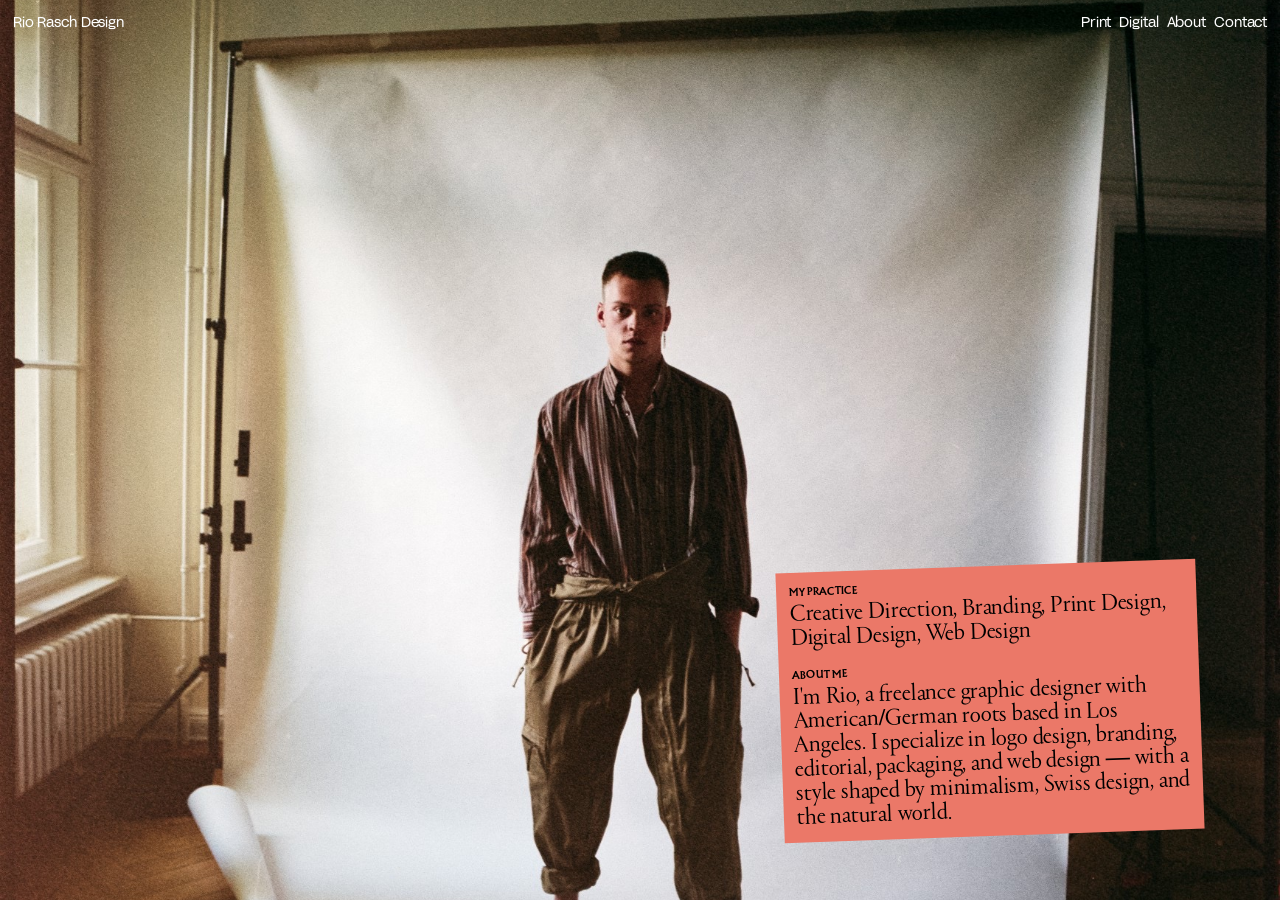
<file: about/index.html>
<!-- CONTACT PAGE -->
<!DOCTYPE html>
<html>
  <head>
    <meta charset="utf-8">
    <meta http-equiv="X-UA-Compatible" content="IE=edge">
    <title>About — Rio Rasch Design</title>
    <meta name="description" content="">
    <meta name="viewport" content="width=device-width, initial-scale=1">
    <link rel="stylesheet" href="/style.css">
      <!-- Favicon -->
      <link rel="apple-touch-icon" sizes="180x180" href="/apple-touch-icon.png">
<link rel="icon" type="image/png" sizes="32x32" href="/favicon-32x32.png">
<link rel="icon" type="image/png" sizes="16x16" href="/favicon-16x16.png">
<link rel="manifest" href="/site.webmanifest">
    <!-- Google tag (gtag.js) -->
<script async src="https://www.googletagmanager.com/gtag/js?id=G-D0XE0V61XR"></script>
<script>
  window.dataLayer = window.dataLayer || [];
  function gtag(){dataLayer.push(arguments);}
  gtag('js', new Date());

  gtag('config', 'G-D0XE0V61XR');
</script>
  </head>
  <body>

    <!-- NAV BAR -->
    <nav class="mainMenu">
      <div class="logo">
        <h4><a href="/index.html">Rio Rasch Design</a></h4>
      </div>
      <div class="navLinks">
        <div class="subNavLinks">
          <h4><a href="print.html">Print</a></h4>
          <h4><a href="digital.html">Digital</a></h4>
          <h4><a href="/about/index.html">About</a></h4>
          <h4><a href="/contact/index.html">Contact</a></h4>
        </div>
      </div>
      <a class="menuToggle" onclick="toggleMenu()">Menu</a>
    </nav>

    <!-- MOBILE MENU -->
    <div id="mobileMenu" class="mobile-menu">
      <a class="menuClose" onclick="toggleMenu()">Close</a>
      <div class="mobile-menu-links">
        <div class="mobile-menu-row">
          <h2><a href="print.html">Print</a></h2>
          <h2><a href="digital.html">Digital</a></h2>
          <h2><a href="/about/">About</a></h2>
        </div>
        <div class="mobile-menu-row">
          <h2><a href="https://instagram.com/riorasch" target="_blank">Instagram</a></h2>
          <h2><a href="/contact/">Contact</a></h2>
        </div>
      </div>
    </div>

   <!-- ABOUT -->
    <div class="about-fullscreen">
      <div class="about-card">
        <p class="caption">MY PRACTICE</p>
        <h2>Creative Direction, Branding, Print Design, Digital Design, Web Design</h2>
        <br>
        <p class="caption">ABOUT ME</p>
        <h2>I'm Rio, a freelance graphic designer with American/German roots based in Los Angeles. I specialize in logo design, branding, editorial, packaging, and web design — with a style shaped by minimalism, Swiss design, and the natural world.</h2>
      </div>
    </div>

    <script>
      function toggleMenu() {
        document.getElementById('mobileMenu').classList.toggle('active');
      }

      // Draggable card
    const card = document.querySelector('.about-card');
let isDragging = false;
let startX, startY, initX, initY;

card.addEventListener('mousedown', (e) => {
  const rect = card.getBoundingClientRect();
  initX = rect.left;
  initY = rect.top;
  startX = e.clientX;
  startY = e.clientY;
  card.style.width = rect.width + 'px';
  card.style.position = 'fixed';
  card.style.right = 'auto';
  card.style.bottom = 'auto';
  card.style.left = initX + 'px';
  card.style.top = initY + 'px';
  card.style.margin = '0';
  card.style.cursor = 'grabbing';
  isDragging = true;
  e.preventDefault();
});

document.addEventListener('mousemove', (e) => {
  if (!isDragging) return;
  card.style.left = (initX + e.clientX - startX) + 'px';
  card.style.top = (initY + e.clientY - startY) + 'px';
});

document.addEventListener('mouseup', () => {
  isDragging = false;
  card.style.cursor = 'grab';
});

card.addEventListener('touchstart', (e) => {
  const t = e.touches[0];
  const rect = card.getBoundingClientRect();
  initX = rect.left;
  initY = rect.top;
  startX = t.clientX;
  startY = t.clientY;
  card.style.width = rect.width + 'px';
  card.style.position = 'fixed';
  card.style.right = 'auto';
  card.style.bottom = 'auto';
  card.style.left = initX + 'px';
  card.style.top = initY + 'px';
  card.style.margin = '0';
}, { passive: true });

card.addEventListener('touchmove', (e) => {
  const t = e.touches[0];
  card.style.left = (initX + t.clientX - startX) + 'px';
  card.style.top = (initY + t.clientY - startY) + 'px';
  e.preventDefault();
}, { passive: false });
    </script>
  </body>
</html>
</file>
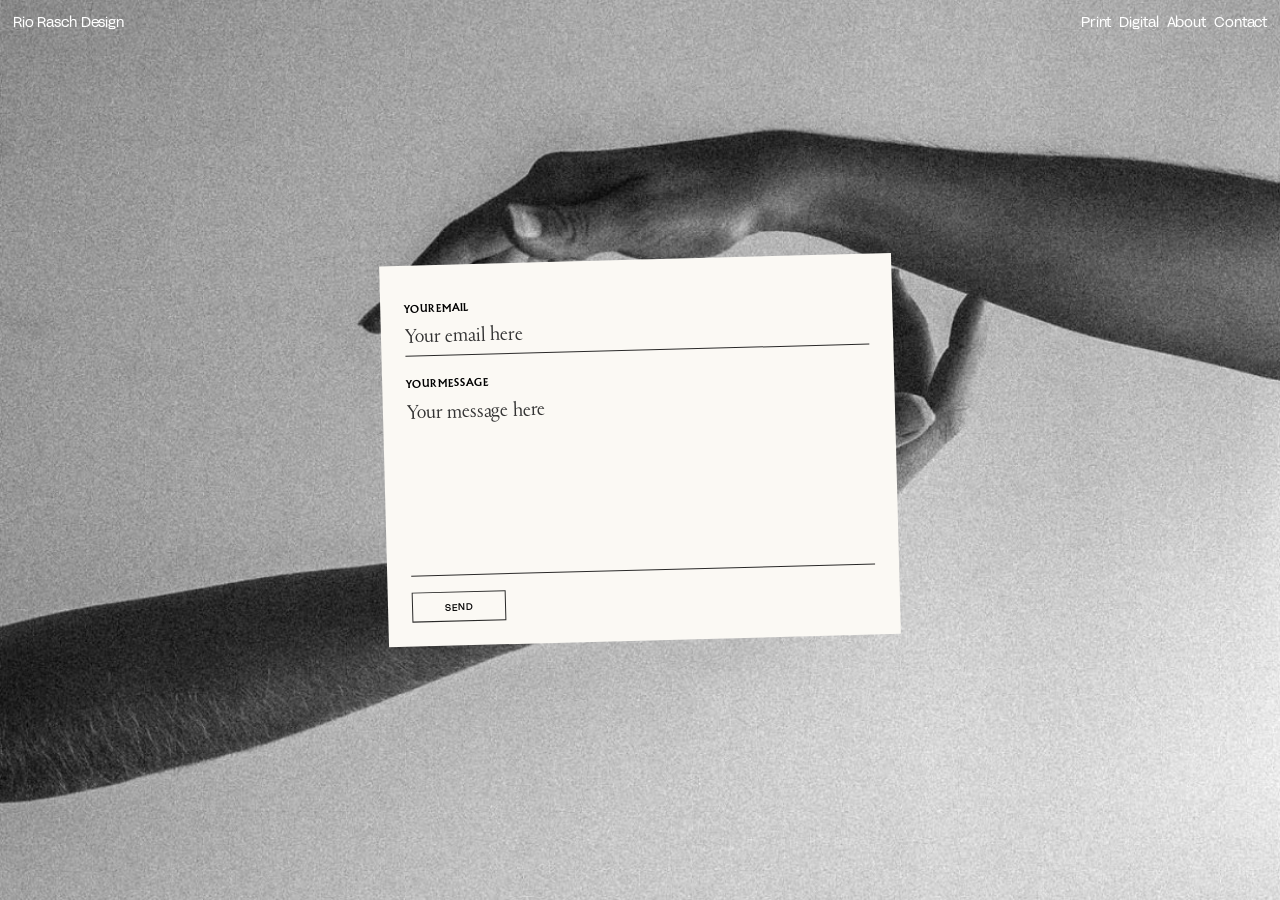
<file: contact/index.html>
<!-- ABOUT PAGE -->
<!DOCTYPE html>
<html>
  <head>
    <meta charset="utf-8">
    <meta http-equiv="X-UA-Compatible" content="IE=edge">
    <title>About — Rio Rasch Design</title>
    <meta name="description" content="">
    <meta name="viewport" content="width=device-width, initial-scale=1">
    <link rel="stylesheet" href="/style.css">
      <!-- Favicon -->
      <link rel="apple-touch-icon" sizes="180x180" href="/apple-touch-icon.png">
<link rel="icon" type="image/png" sizes="32x32" href="/favicon-32x32.png">
<link rel="icon" type="image/png" sizes="16x16" href="/favicon-16x16.png">
<link rel="manifest" href="/site.webmanifest">
    <!-- Google tag (gtag.js) -->
<script async src="https://www.googletagmanager.com/gtag/js?id=G-D0XE0V61XR"></script>
<script>
  window.dataLayer = window.dataLayer || [];
  function gtag(){dataLayer.push(arguments);}
  gtag('js', new Date());

  gtag('config', 'G-D0XE0V61XR');
</script>
  </head>
  <body>

    <!-- NAV BAR -->
    <nav class="mainMenu nav-dark">
      <div class="logo">
        <h4><a href="/index.html">Rio Rasch Design</a></h4>
      </div>
      <div class="navLinks">
        <div class="subNavLinks">
          <h4><a href="print.html">Print</a></h4>
          <h4><a href="digital.html">Digital</a></h4>
          <h4><a href="/about/index.html">About</a></h4>
          <h4><a href="/contact/index.html">Contact</a></h4>
        </div>
      </div>
      <a class="menuToggle" onclick="toggleMenu()">Menu</a>
    </nav>

    <!-- MOBILE MENU -->
    <div id="mobileMenu" class="mobile-menu">
      <a class="menuClose" onclick="toggleMenu()">Close</a>
      <div class="mobile-menu-links">
        <div class="mobile-menu-row">
          <h2><a href="print.html">Print</a></h2>
          <h2><a href="digital.html">Digital</a></h2>
          <h2><a href="/about/">About</a></h2>
        </div>
        <div class="mobile-menu-row">
          <h2><a href="https://instagram.com/riorasch" target="_blank">Instagram</a></h2>
          <h2><a href="/contact/">Contact</a></h2>
        </div>
      </div>
    </div>

  <!-- FORM -->
<div class="contact-fullscreen">
  <div class="contact-card-container"> 
    <form class="contact-form" action="https://formspree.io/f/xjgjjwnj" method="POST">
      <label for="email">YOUR EMAIL</label>
      <input type="email" id="email" name="email" placeholder="Your email here">
      
      <label for="message">YOUR MESSAGE</label>
      <textarea id="message" name="message" placeholder="Your message here"></textarea>
      
      <button type="submit">SEND</button>
    </form>
  </div>
</div>
</div>
    <script>
      // MOBILE MENU
      function toggleMenu() {
      const menu = document.getElementById('mobileMenu');
      menu.classList.toggle('active');
    }
    </script>
  </body>
</html>
</file>
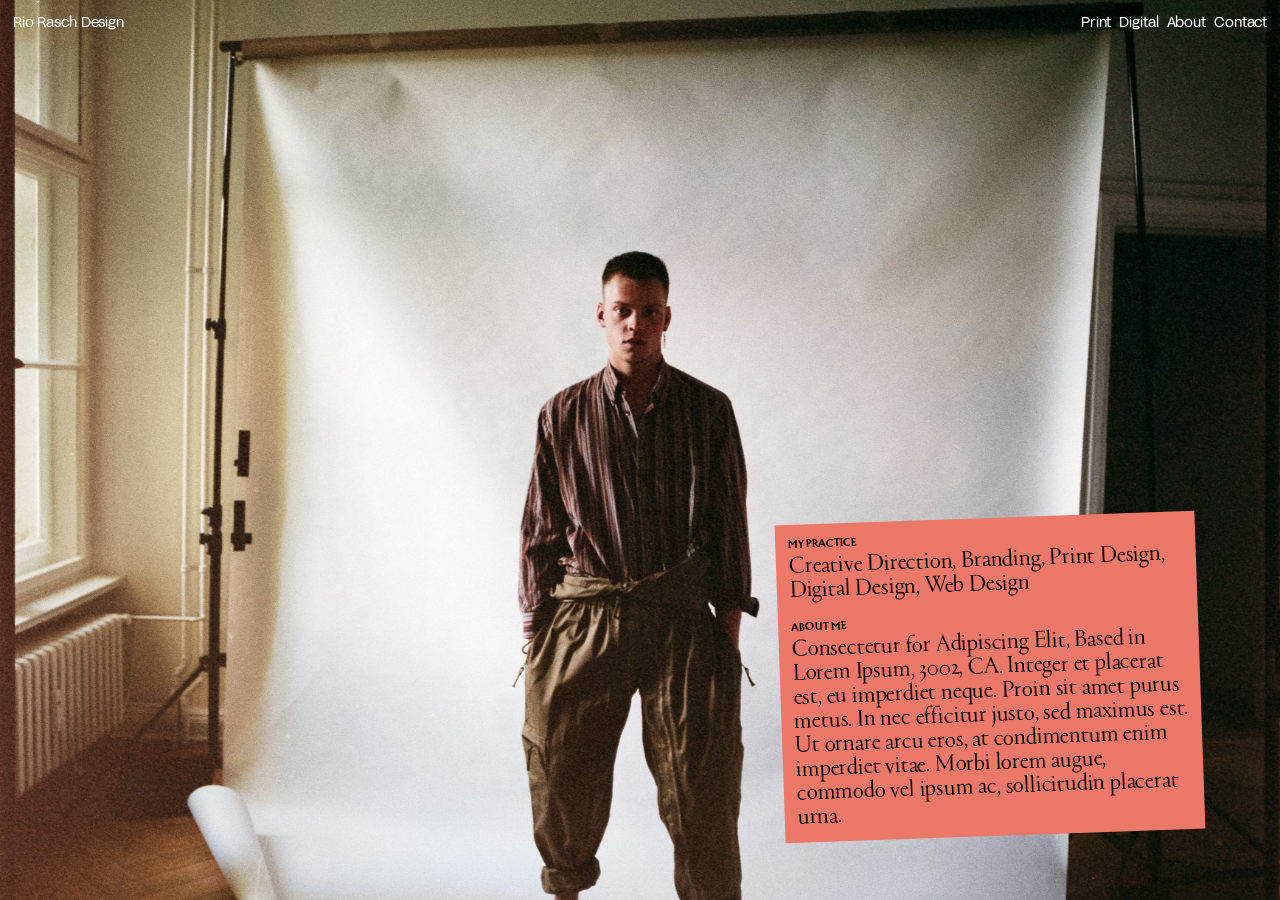
<file: about.html>
<!DOCTYPE html>
<html>
  <head>
    <meta charset="utf-8">
    <meta http-equiv="X-UA-Compatible" content="IE=edge">
    <title>About — Rio Rasch Design</title>
    <meta name="description" content="">
    <meta name="viewport" content="width=device-width, initial-scale=1">
    <link rel="stylesheet" href="style.css">
    <!-- Google tag (gtag.js) -->
<script async src="https://www.googletagmanager.com/gtag/js?id=G-D0XE0V61XR"></script>
<script>
  window.dataLayer = window.dataLayer || [];
  function gtag(){dataLayer.push(arguments);}
  gtag('js', new Date());

  gtag('config', 'G-D0XE0V61XR');
</script>
  </head>
  <body>

    <!-- NAV BAR -->
    <nav class="mainMenu">
      <div class="logo">
        <h4><a href="index.html">Rio Rasch Design</a></h4>
      </div>
      <div class="navLinks">
        <div class="subNavLinks">
          <h4><a href="print.html">Print</a></h4>
          <h4><a href="digital.html">Digital</a></h4>
          <h4><a href="about.html">About</a></h4>
          <h4><a href="contact.html">Contact</a></h4>
        </div>
      </div>
      <a class="menuToggle" onclick="toggleMenu()">Menu</a>
    </nav>

    <!-- MOBILE MENU -->
    <div id="mobileMenu" class="mobile-menu">
      <a class="menuClose" onclick="toggleMenu()">Close</a>
      <div class="mobile-menu-links">
        <div class="mobile-menu-row">
          <h2><a href="print.html">Print</a></h2>
          <h2><a href="digital.html">Digital</a></h2>
          <h2><a href="about.html">About</a></h2>
        </div>
        <div class="mobile-menu-row">
          <h2><a href="https://instagram.com/riorasch" target="_blank">Instagram</a></h2>
          <h2><a href="contact.html">Contact</a></h2>
        </div>
      </div>
    </div>

   <!-- ABOUT -->
    <div class="about-fullscreen">
      <div class="about-card">
        <p class="caption">MY PRACTICE</p>
        <h2>Creative Direction, Branding, Print Design, Digital Design, Web Design</h2>
        <br>
        <p class="caption">ABOUT ME</p>
        <h2>Consectetur for Adipiscing Elit, Based in Lorem Ipsum, 3002, CA. Integer et placerat est, eu imperdiet neque. Proin sit amet purus metus. In nec efficitur justo, sed maximus est. Ut ornare arcu eros, at condimentum enim imperdiet vitae. Morbi lorem augue, commodo vel ipsum ac, sollicitudin placerat urna.</h2>
      </div>
    </div>

    <script>
      function toggleMenu() {
        document.getElementById('mobileMenu').classList.toggle('active');
      }

      // Draggable card
    const card = document.querySelector('.about-card');
let isDragging = false;
let startX, startY, initX, initY;

card.addEventListener('mousedown', (e) => {
  const rect = card.getBoundingClientRect();
  initX = rect.left;
  initY = rect.top;
  startX = e.clientX;
  startY = e.clientY;
  card.style.width = rect.width + 'px';
  card.style.position = 'fixed';
  card.style.right = 'auto';
  card.style.bottom = 'auto';
  card.style.left = initX + 'px';
  card.style.top = initY + 'px';
  card.style.margin = '0';
  card.style.cursor = 'grabbing';
  isDragging = true;
  e.preventDefault();
});

document.addEventListener('mousemove', (e) => {
  if (!isDragging) return;
  card.style.left = (initX + e.clientX - startX) + 'px';
  card.style.top = (initY + e.clientY - startY) + 'px';
});

document.addEventListener('mouseup', () => {
  isDragging = false;
  card.style.cursor = 'grab';
});

card.addEventListener('touchstart', (e) => {
  const t = e.touches[0];
  const rect = card.getBoundingClientRect();
  initX = rect.left;
  initY = rect.top;
  startX = t.clientX;
  startY = t.clientY;
  card.style.width = rect.width + 'px';
  card.style.position = 'fixed';
  card.style.right = 'auto';
  card.style.bottom = 'auto';
  card.style.left = initX + 'px';
  card.style.top = initY + 'px';
  card.style.margin = '0';
}, { passive: true });

card.addEventListener('touchmove', (e) => {
  const t = e.touches[0];
  card.style.left = (initX + t.clientX - startX) + 'px';
  card.style.top = (initY + t.clientY - startY) + 'px';
  e.preventDefault();
}, { passive: false });
    </script>
  </body>
</html>
</file>
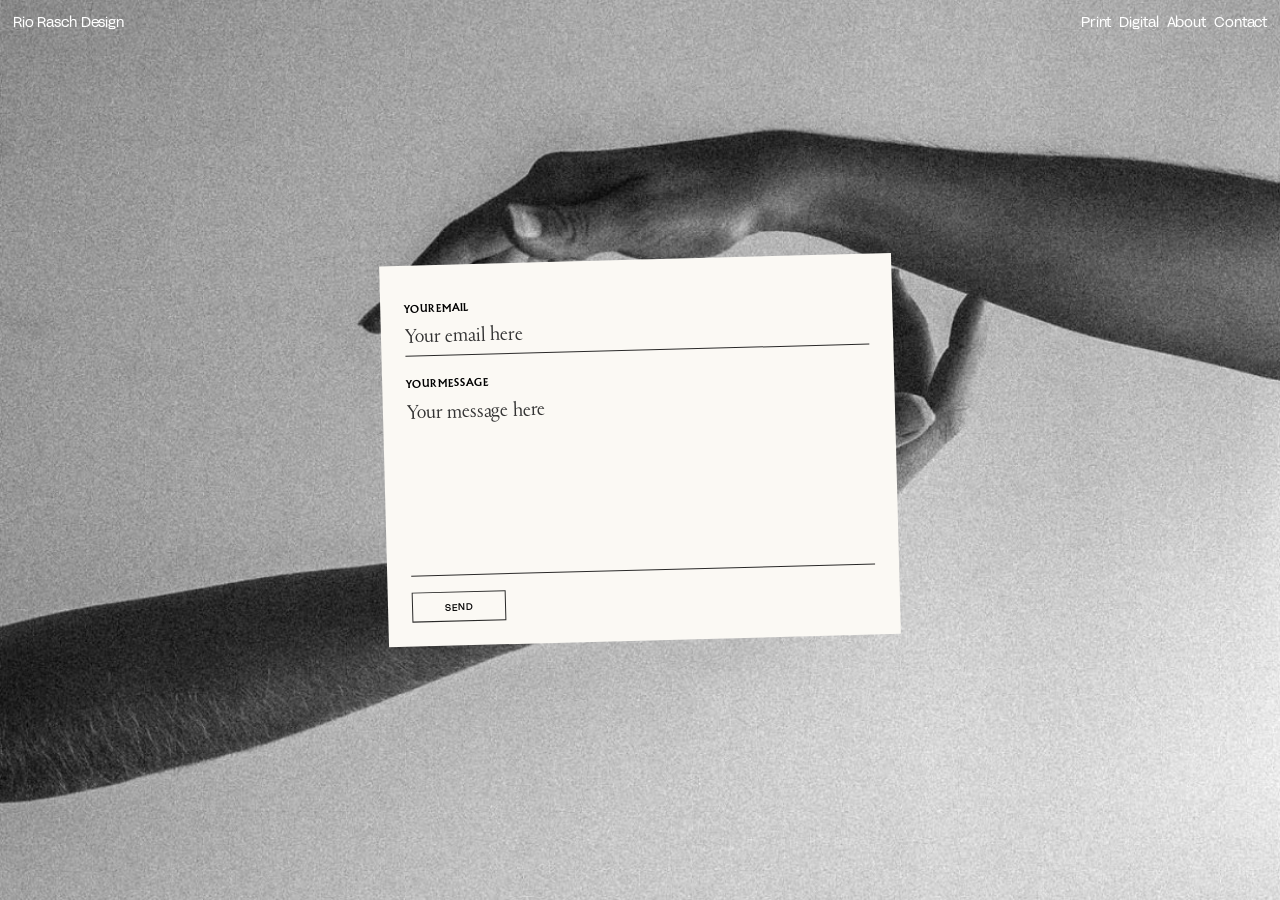
<file: contact.html>
<!DOCTYPE html>
<html>
  <head>
    <meta charset="utf-8">
    <meta http-equiv="X-UA-Compatible" content="IE=edge">
    <title>About — Rio Rasch Design</title>
    <meta name="description" content="">
    <meta name="viewport" content="width=device-width, initial-scale=1">
    <link rel="stylesheet" href="style.css">
    <!-- Google tag (gtag.js) -->
<script async src="https://www.googletagmanager.com/gtag/js?id=G-D0XE0V61XR"></script>
<script>
  window.dataLayer = window.dataLayer || [];
  function gtag(){dataLayer.push(arguments);}
  gtag('js', new Date());

  gtag('config', 'G-D0XE0V61XR');
</script>
  </head>
  <body>

    <!-- NAV BAR -->
    <nav class="mainMenu nav-dark">
      <div class="logo">
        <h4><a href="index.html">Rio Rasch Design</a></h4>
      </div>
      <div class="navLinks">
        <div class="subNavLinks">
          <h4><a href="print.html">Print</a></h4>
          <h4><a href="digital.html">Digital</a></h4>
          <h4><a href="about.html">About</a></h4>
          <h4><a href="contact.html">Contact</a></h4>
        </div>
      </div>
      <a class="menuToggle" onclick="toggleMenu()">Menu</a>
    </nav>

    <!-- MOBILE MENU -->
    <div id="mobileMenu" class="mobile-menu">
      <a class="menuClose" onclick="toggleMenu()">Close</a>
      <div class="mobile-menu-links">
        <div class="mobile-menu-row">
          <h2><a href="print.html">Print</a></h2>
          <h2><a href="digital.html">Digital</a></h2>
          <h2><a href="about.html">About</a></h2>
        </div>
        <div class="mobile-menu-row">
          <h2><a href="https://instagram.com/riorasch" target="_blank">Instagram</a></h2>
          <h2><a href="contact.html">Contact</a></h2>
        </div>
      </div>
    </div>

  <!-- FORM -->
<div class="contact-fullscreen">
  <div class="contact-card-container"> 
    <form class="contact-form">
      <label for="email">YOUR EMAIL</label>
      <input type="email" id="email" name="email" placeholder="Your email here">
      
      <label for="message">YOUR MESSAGE</label>
      <textarea id="message" name="message" placeholder="Your message here"></textarea>
      
      <button type="submit">SEND</button>
    </form>
  </div>
</div>
</div>
    <script>
      // MOBILE MENU
      function toggleMenu() {
      const menu = document.getElementById('mobileMenu');
      menu.classList.toggle('active');
    }
    </script>
  </body>
</html>
</file>
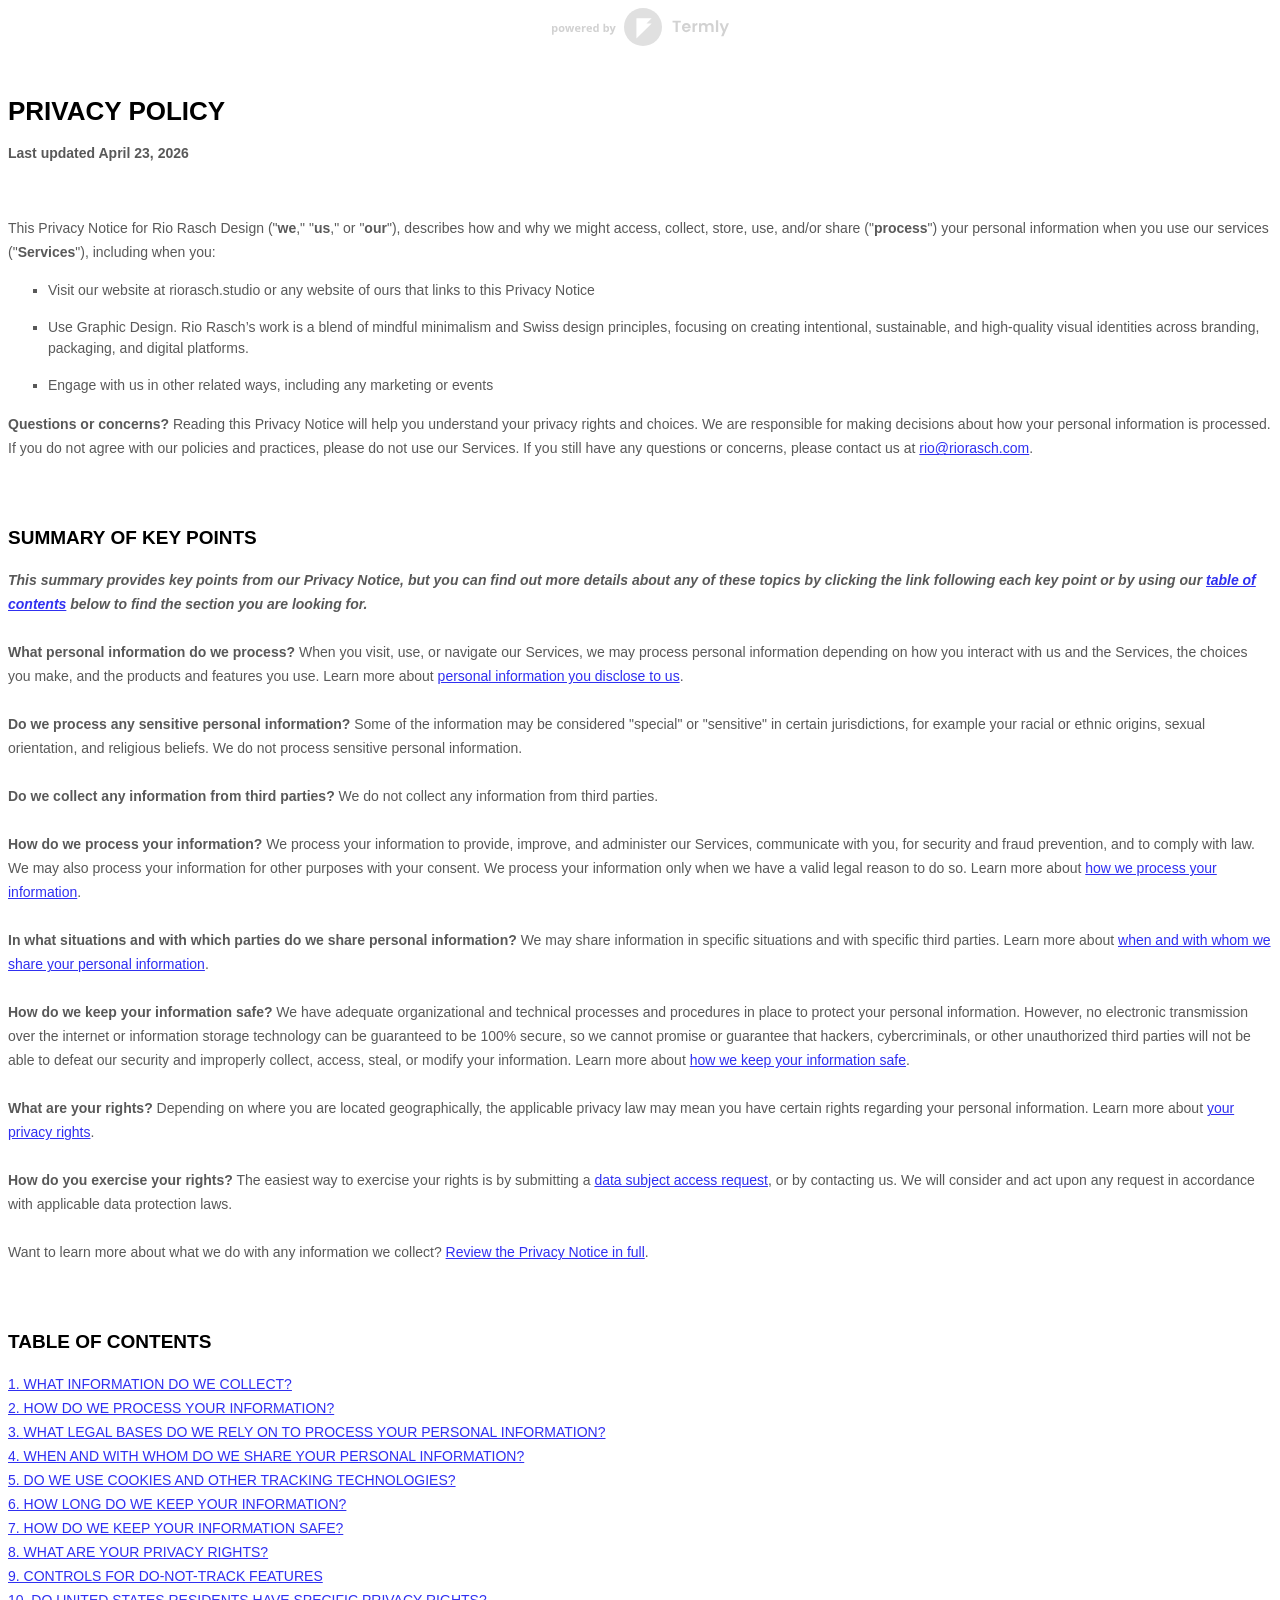
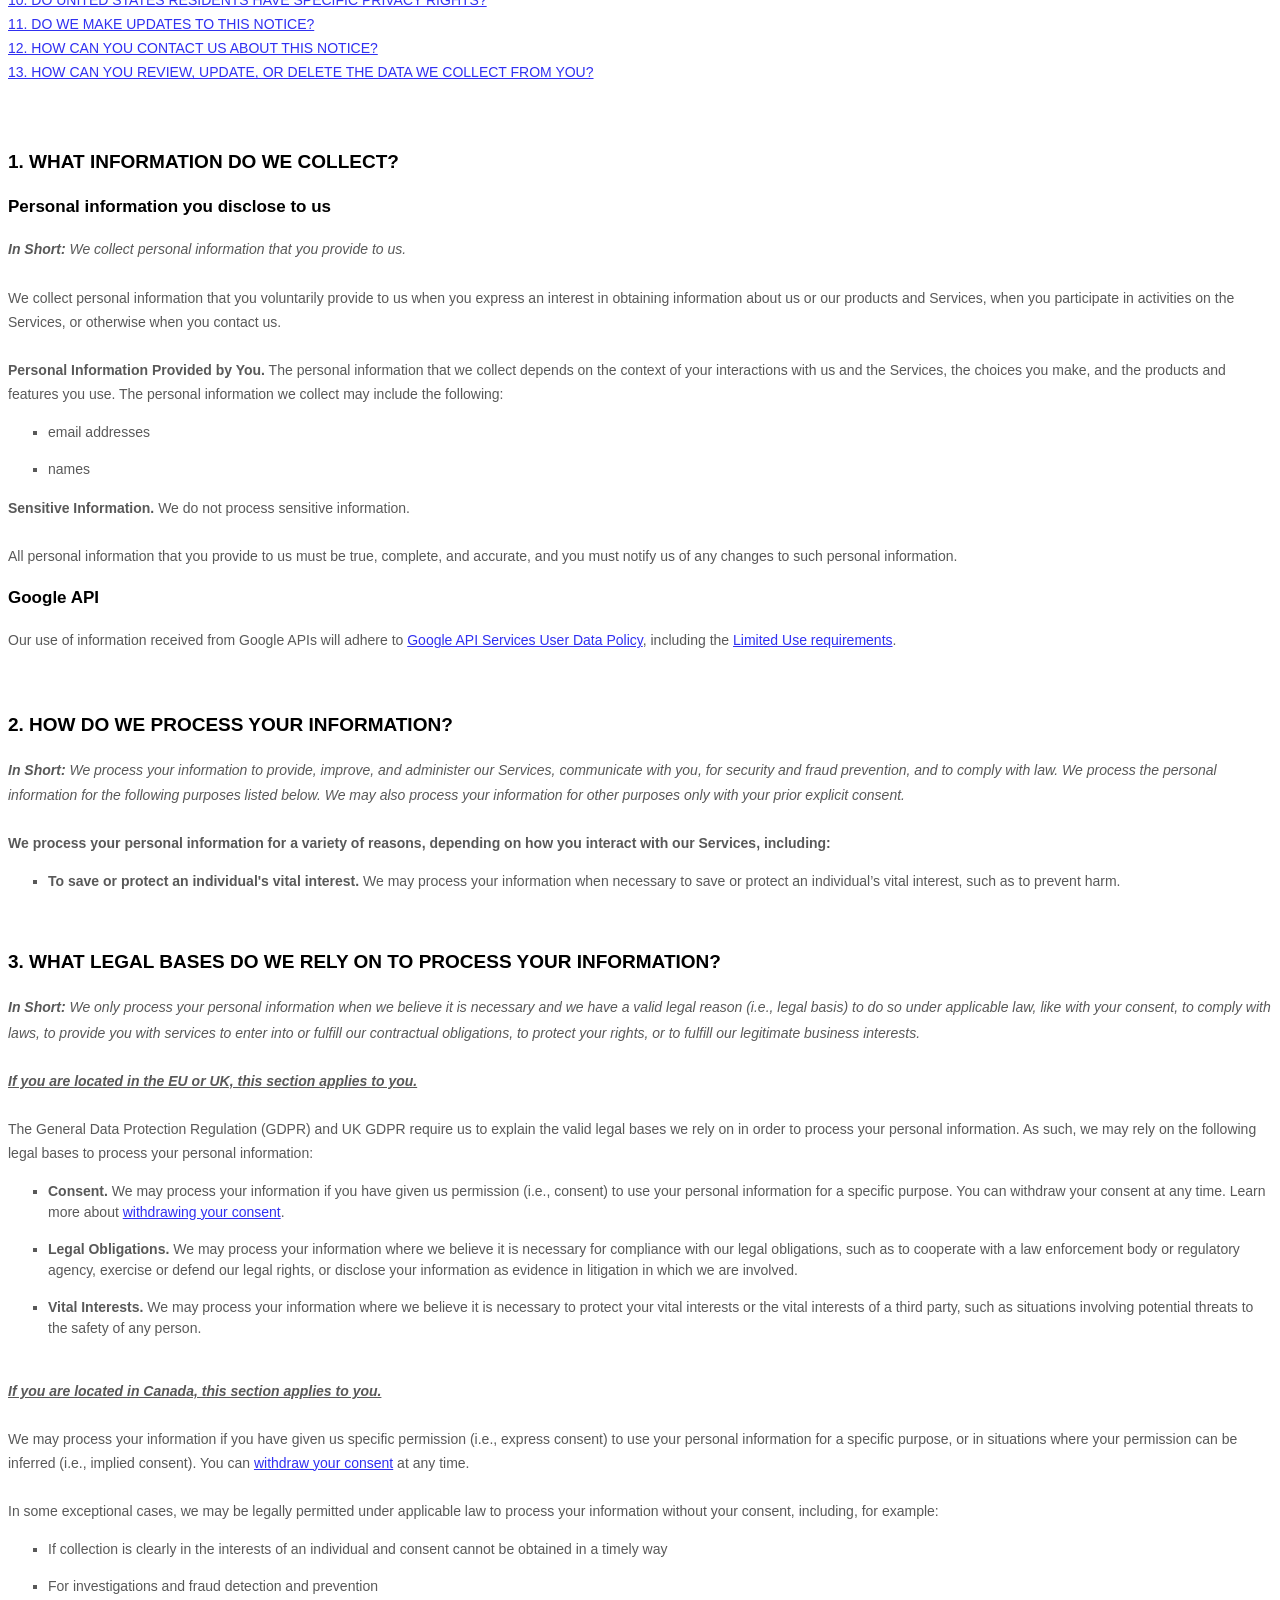
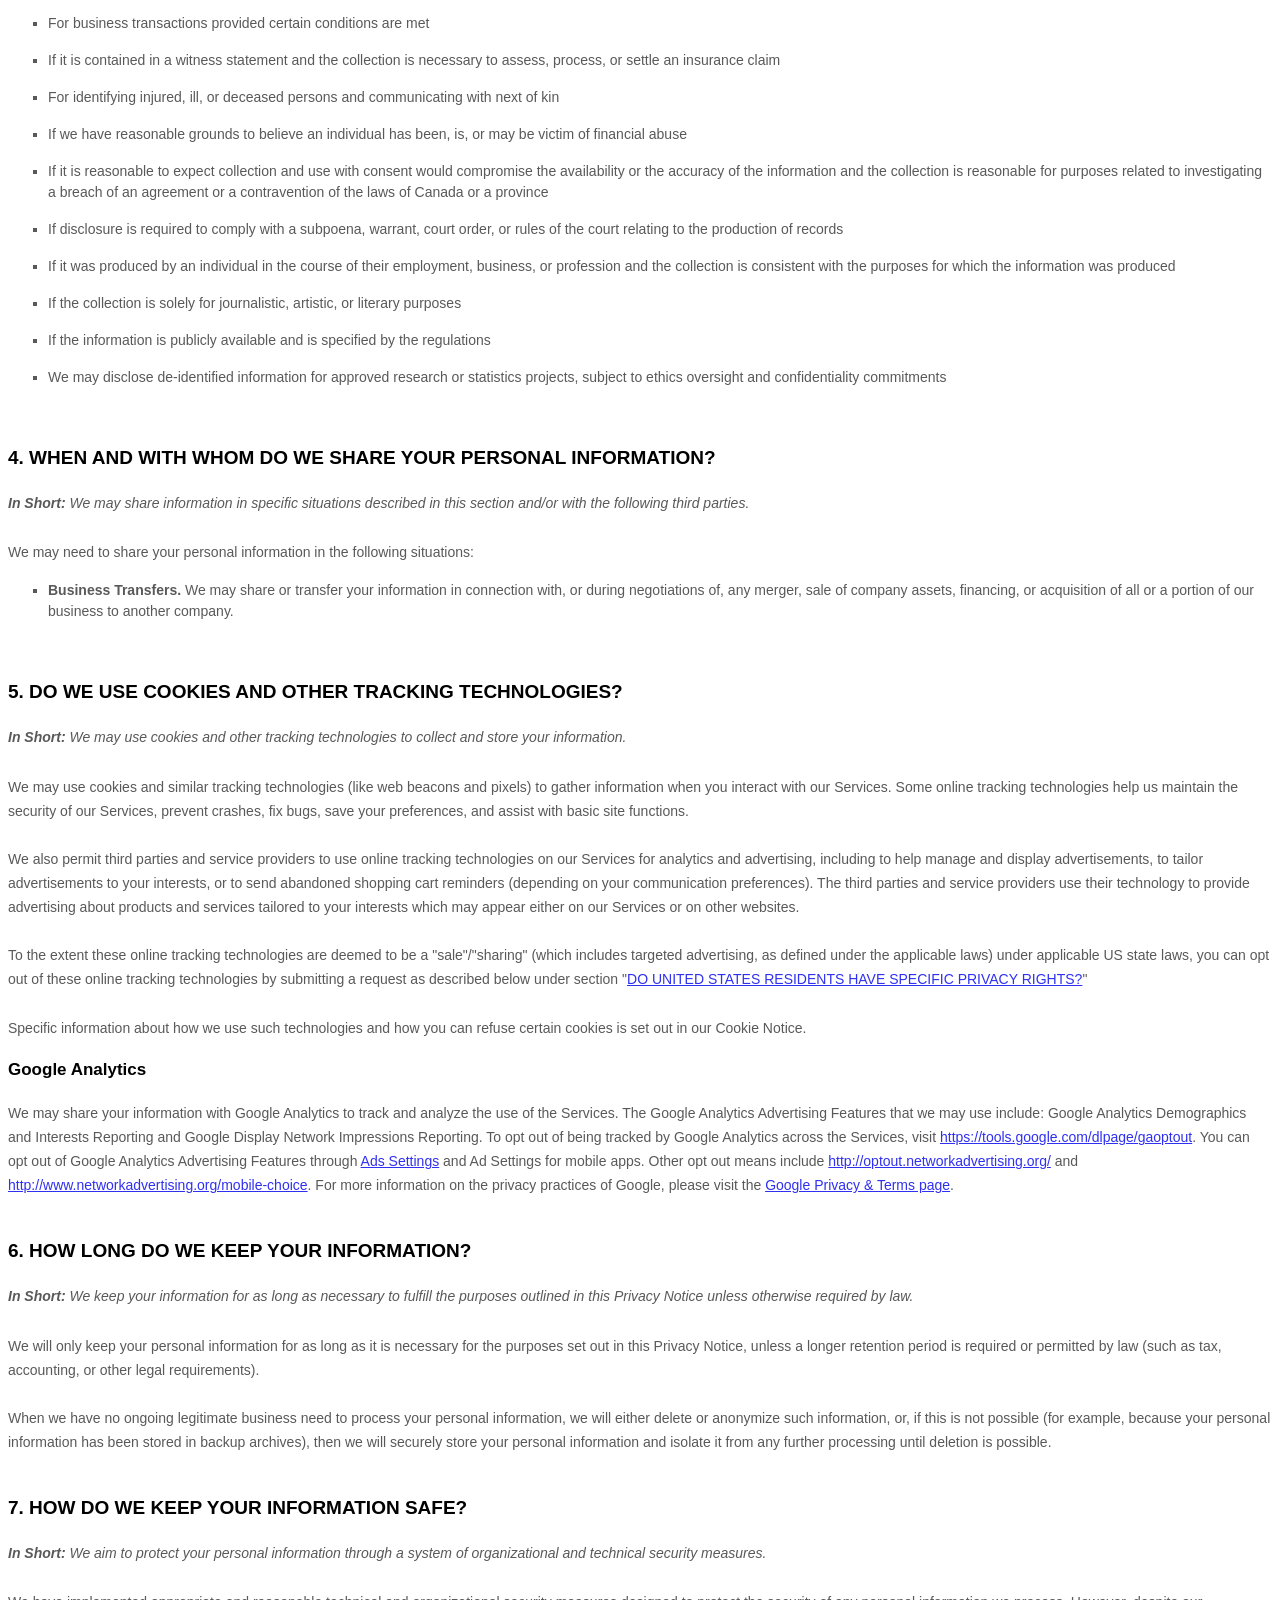
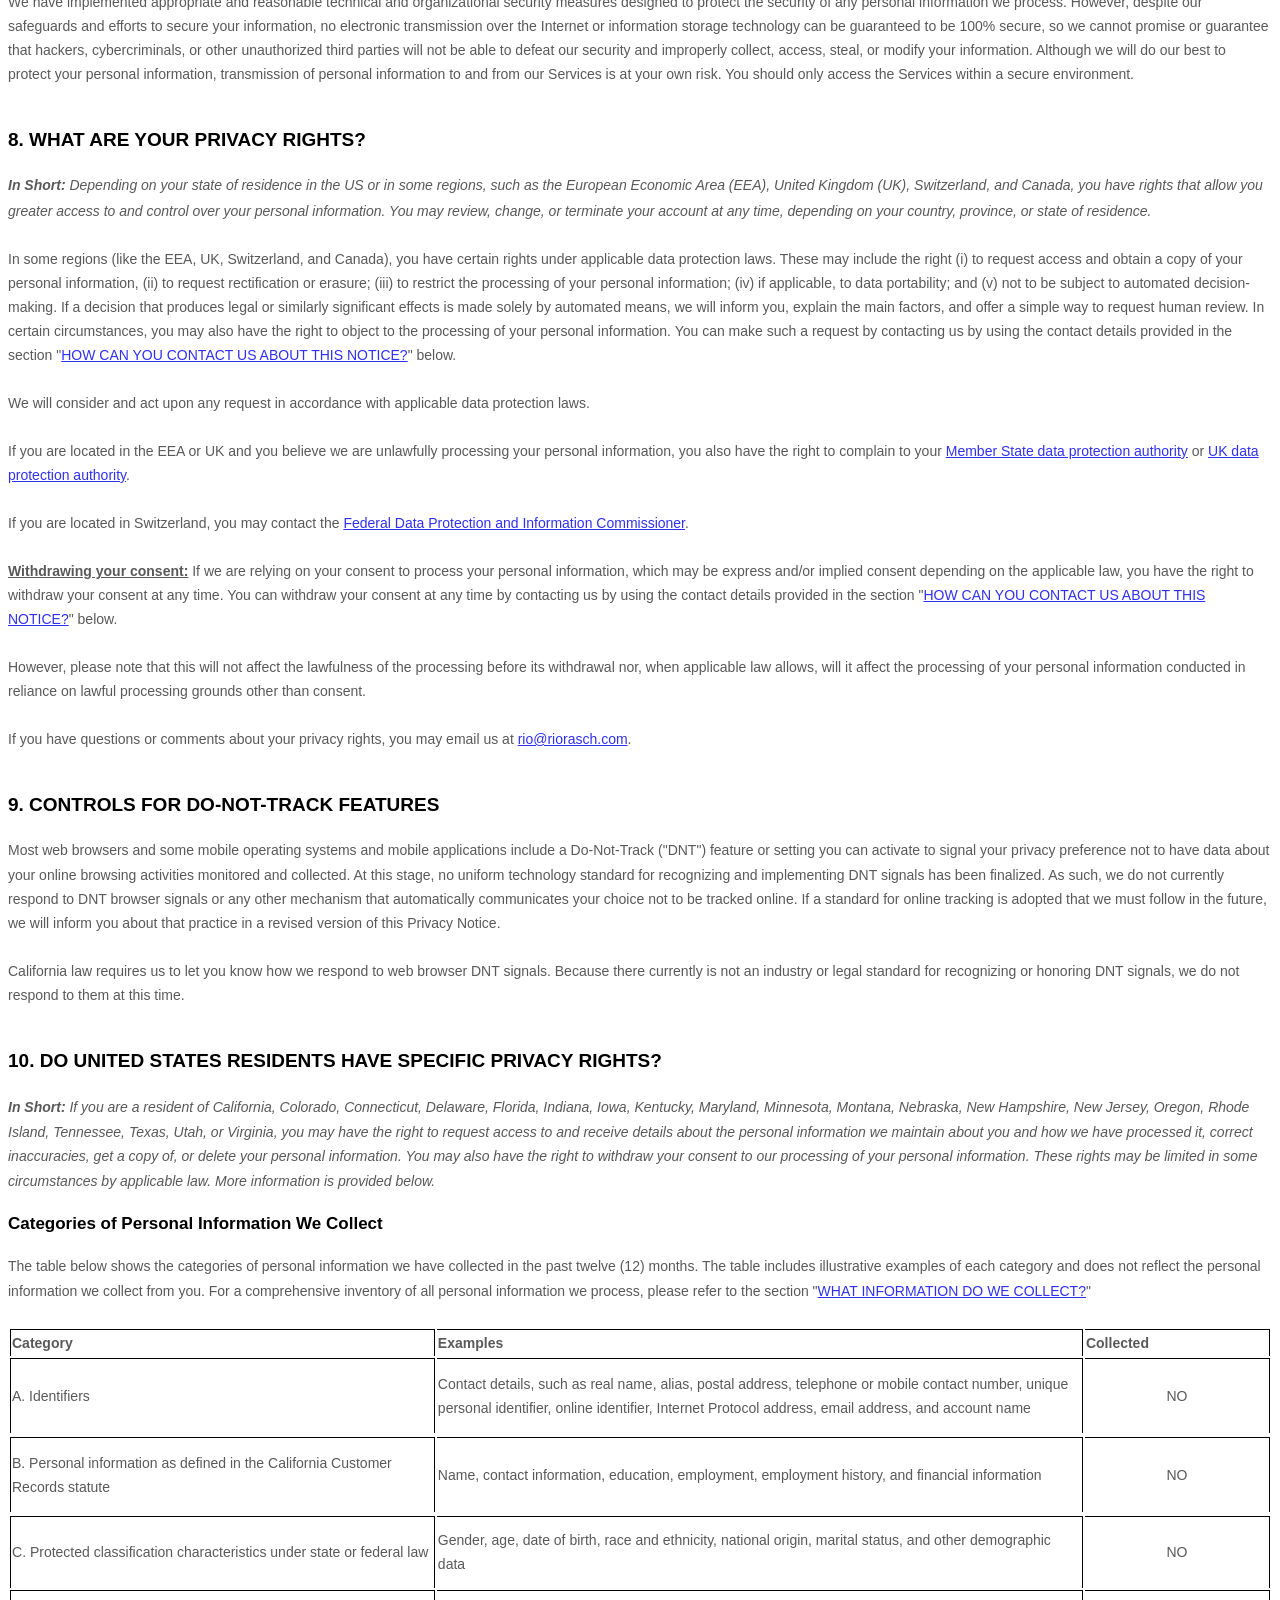
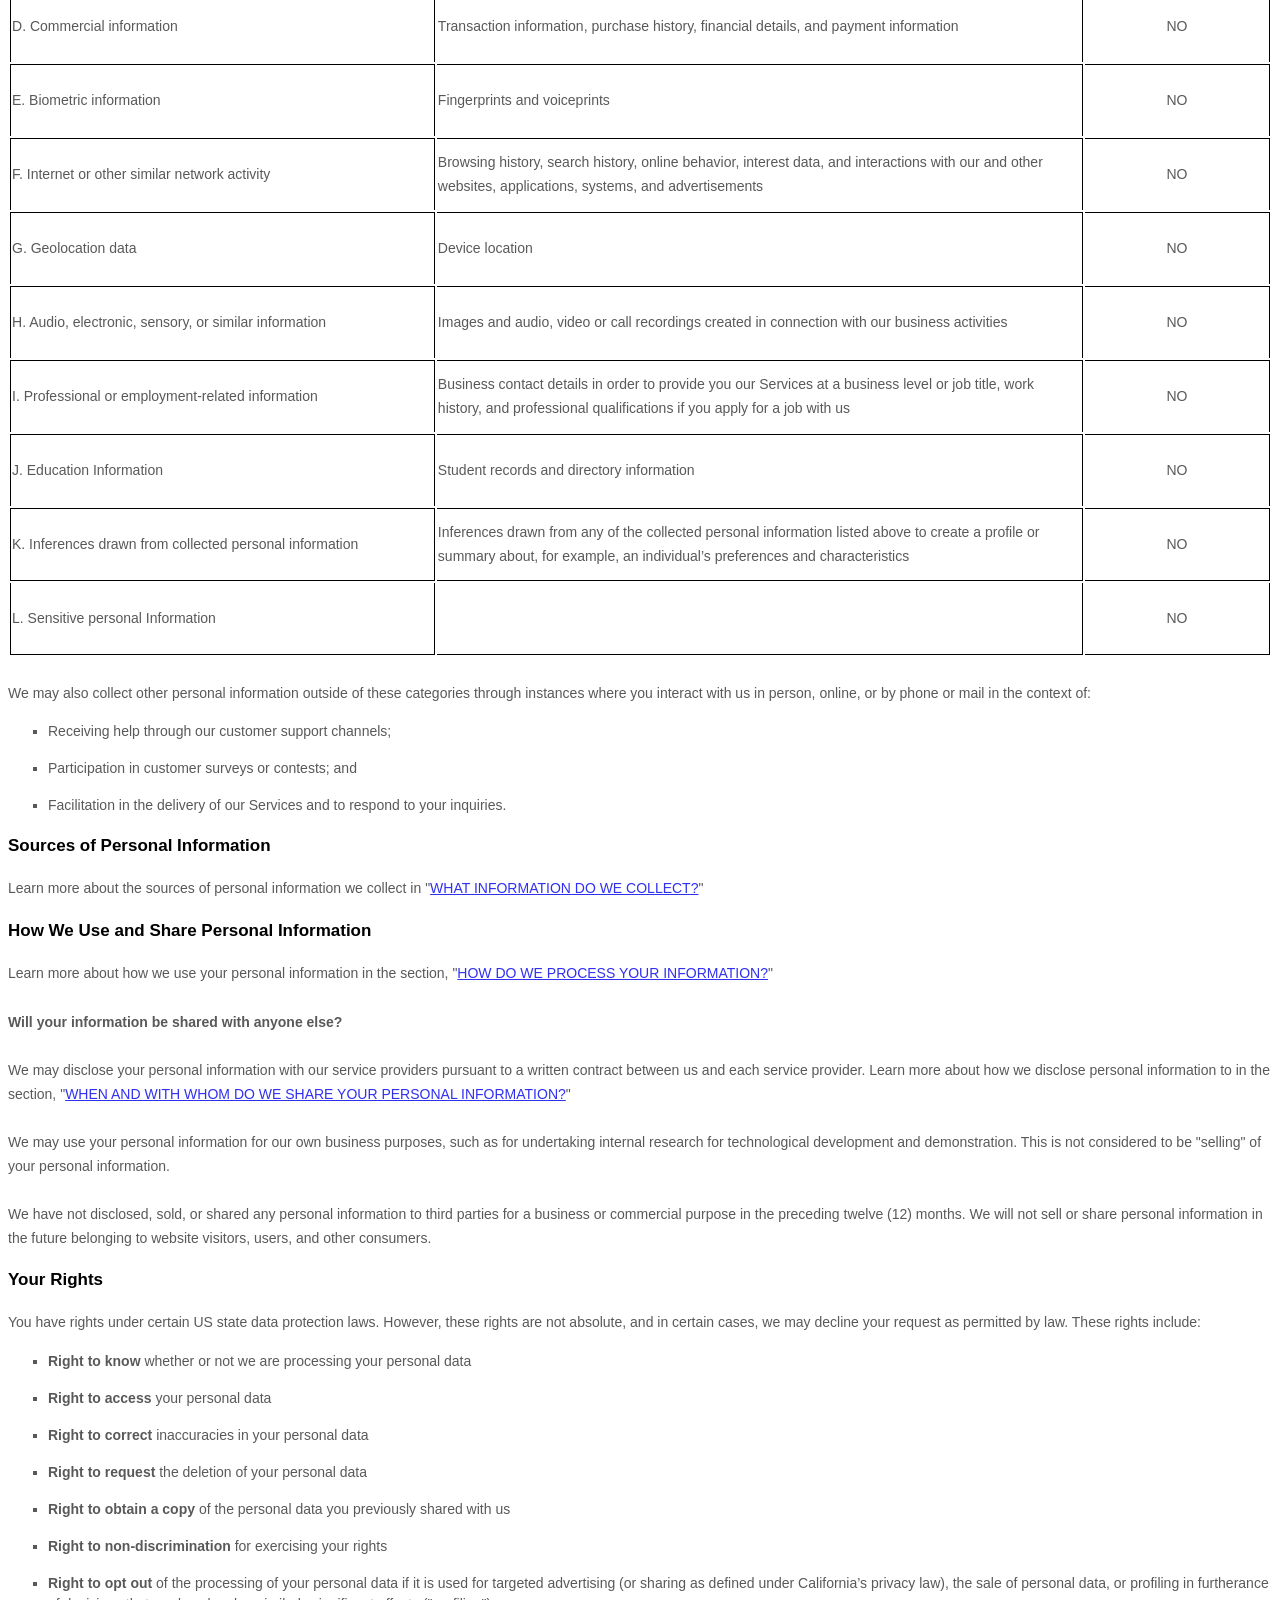
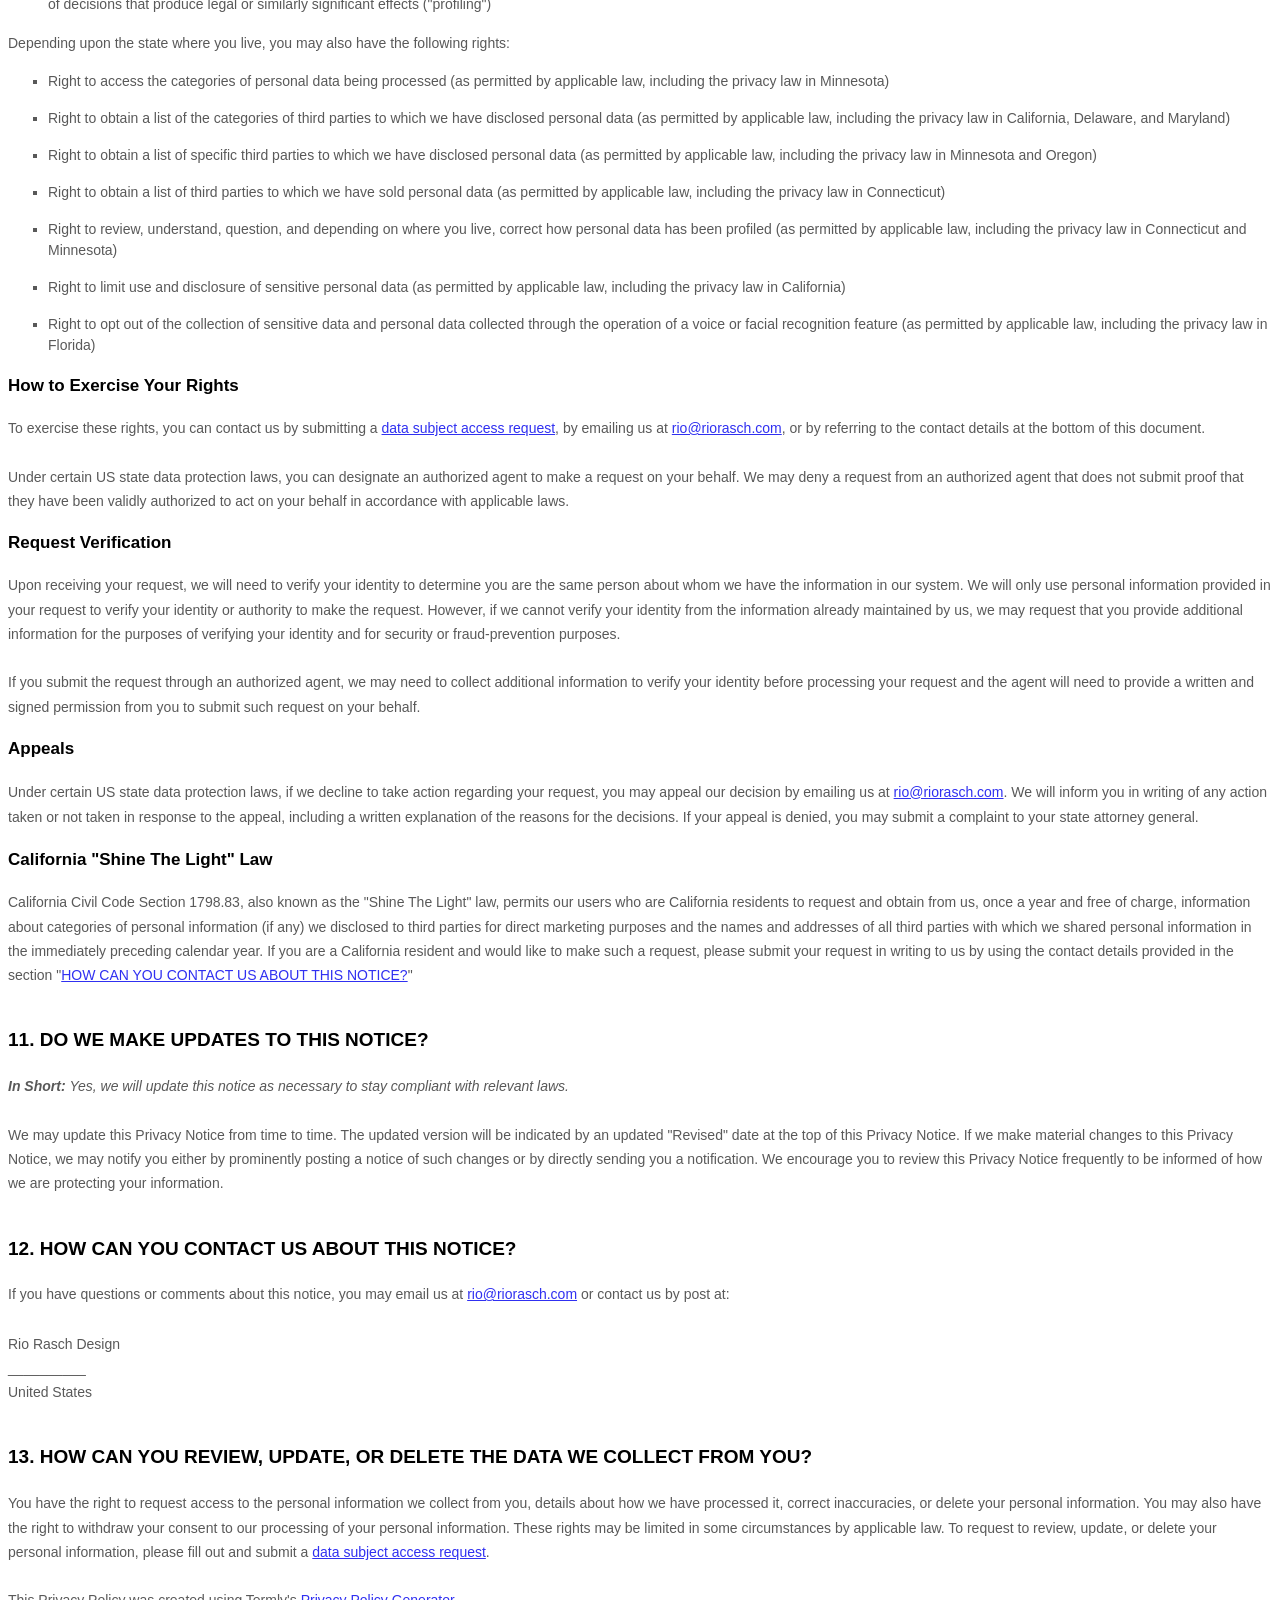
<file: privacy.html>
<!DOCTYPE html>
<html>
  <head>
    <meta charset="utf-8">
    <meta http-equiv="X-UA-Compatible" content="IE=edge">
    <title>Privacy Policy — Rio Rasch Design</title>
    <meta name="description" content="">
    <meta name="viewport" content="width=device-width, initial-scale=1">
  </head>
  <body>
    <style>
  [data-custom-class='body'], [data-custom-class='body'] * {
          background: transparent !important;
        }
[data-custom-class='title'], [data-custom-class='title'] * {
          font-family: Arial !important;
font-size: 26px !important;
color: #000000 !important;
        }
[data-custom-class='subtitle'], [data-custom-class='subtitle'] * {
          font-family: Arial !important;
color: #595959 !important;
font-size: 14px !important;
        }
[data-custom-class='heading_1'], [data-custom-class='heading_1'] * {
          font-family: Arial !important;
font-size: 19px !important;
color: #000000 !important;
        }
[data-custom-class='heading_2'], [data-custom-class='heading_2'] * {
          font-family: Arial !important;
font-size: 17px !important;
color: #000000 !important;
        }
[data-custom-class='body_text'], [data-custom-class='body_text'] * {
          color: #595959 !important;
font-size: 14px !important;
font-family: Arial !important;
        }
[data-custom-class='link'], [data-custom-class='link'] * {
          color: #3030F1 !important;
font-size: 14px !important;
font-family: Arial !important;
word-break: break-word !important;
        }
</style>
      <span style="display: block;margin: 0 auto 3.125rem;width: 11.125rem;height: 2.375rem;background: url([data-uri]) center no-repeat;"></span>

      <div data-custom-class="body">
      <div><strong><span style="font-size: 26px;"><span data-custom-class="title"><bdt class="block-component"></bdt><bdt class="question"><h1>PRIVACY POLICY</h1></bdt><bdt class="statement-end-if-in-editor"></bdt></span></span></strong></div><div><span style="color: rgb(127, 127, 127);"><strong><span style="font-size: 15px;"><span data-custom-class="subtitle">Last updated <bdt class="question">April 23, 2026</bdt></span></span></strong></span></div><div><br></div><div><br></div><div><br></div><div style="line-height: 1.5;"><span style="color: rgb(127, 127, 127);"><span style="color: rgb(89, 89, 89); font-size: 15px;"><span data-custom-class="body_text">This Privacy Notice for <bdt class="question noTranslate">Rio Rasch Design</bdt><bdt class="block-component"></bdt></bdt> (<bdt class="block-component"></bdt>"<strong>we</strong>," "<strong>us</strong>," or "<strong>our</strong>"<bdt class="statement-end-if-in-editor"></bdt></span><span data-custom-class="body_text">), describes how and why we might access, collect, store, use, and/or share (<bdt class="block-component"></bdt>"<strong>process</strong>"<bdt class="statement-end-if-in-editor"></bdt>) your personal information when you use our services (<bdt class="block-component"></bdt>"<strong>Services</strong>"<bdt class="statement-end-if-in-editor"></bdt>), including when you:</span></span></span><span style="font-size: 15px;"><span style="color: rgb(127, 127, 127);"><span data-custom-class="body_text"><span style="color: rgb(89, 89, 89);"><span data-custom-class="body_text"><bdt class="block-component"></bdt></span></span></span></span></span></div><ul><li data-custom-class="body_text" style="line-height: 1.5;"><span style="font-size: 15px; color: rgb(89, 89, 89);"><span style="font-size: 15px; color: rgb(89, 89, 89);"><span data-custom-class="body_text">Visit our website<bdt class="block-component"></bdt> at <span style="color: rgb(0, 58, 250);"><bdt class="question noTranslate">riorasch.studio</bdt></span><span style="font-size: 15px;"><span style="color: rgb(89, 89, 89);"><span data-custom-class="body_text"><span style="font-size: 15px;"><span style="color: rgb(89, 89, 89);"><bdt class="statement-end-if-in-editor"> or any website of ours that links to this Privacy Notice</bdt></span></span></span></span></span></span></span></span></li></ul><div><bdt class="block-component"><span style="font-size: 15px;"><span style="font-size: 15px;"><span style="color: rgb(127, 127, 127);"><span data-custom-class="body_text"><span style="color: rgb(89, 89, 89);"><span data-custom-class="body_text"><bdt class="block-component"></bdt></bdt></span></span></span></span></span></span></span></span></li></ul><div style="line-height: 1.5;"><bdt class="block-component"><span style="font-size: 15px;"></span></bdt></div><ul><li data-custom-class="body_text" style="line-height: 1.5;"><span style="font-size: 15px;">Use <bdt class="question noTranslate">Graphic Design</bdt>. <bdt class="question">Rio Rasch’s work is a blend of mindful minimalism and Swiss design principles, focusing on creating intentional, sustainable, and high-quality visual identities across branding, packaging, and digital platforms.</bdt></span><bdt class="statement-end-if-in-editor"><span style="font-size: 15px;"></span></bdt></li></ul><div style="line-height: 1.5;"><span style="font-size: 15px;"><span style="color: rgb(127, 127, 127);"><span data-custom-class="body_text"><span style="color: rgb(89, 89, 89);"><span data-custom-class="body_text"><bdt class="block-component"></bdt></span></span></span></span></span></div><ul><li data-custom-class="body_text" style="line-height: 1.5;"><span style="font-size: 15px; color: rgb(89, 89, 89);"><span style="font-size: 15px; color: rgb(89, 89, 89);"><span data-custom-class="body_text">Engage with us in other related ways, including any marketing or events<span style="font-size: 15px;"><span style="color: rgb(89, 89, 89);"><span data-custom-class="body_text"><span style="font-size: 15px;"><span style="color: rgb(89, 89, 89);"><bdt class="statement-end-if-in-editor"></bdt></span></span></span></span></span></span></span></span></li></ul><div style="line-height: 1.5;"><span style="font-size: 15px;"><span style="color: rgb(127, 127, 127);"><span data-custom-class="body_text"><strong>Questions or concerns? </strong>Reading this Privacy Notice will help you understand your privacy rights and choices. We are responsible for making decisions about how your personal information is processed. If you do not agree with our policies and practices, please do not use our Services.<bdt class="block-component"></bdt> If you still have any questions or concerns, please contact us at <bdt class="question noTranslate"><a target="_blank" data-custom-class="link" href="mailto:rio@riorasch.com">rio@riorasch.com</a></bdt>.</span></span></span></div><div style="line-height: 1.5;"><br></div><div style="line-height: 1.5;"><br></div><div style="line-height: 1.5;"><strong><span style="font-size: 15px;"><span data-custom-class="heading_1"><h2>SUMMARY OF KEY POINTS</h2></span></span></strong></div><div style="line-height: 1.5;"><span style="font-size: 15px;"><span data-custom-class="body_text"><strong><em>This summary provides key points from our Privacy Notice, but you can find out more details about any of these topics by clicking the link following each key point or by using our </em></strong></span></span><a data-custom-class="link" href="#toc"><span style="color: rgb(0, 58, 250); font-size: 15px;"><span data-custom-class="body_text"><strong><em>table of contents</em></strong></span></span></a><span style="font-size: 15px;"><span data-custom-class="body_text"><strong><em> below to find the section you are looking for.</em></strong></span></span></div><div style="line-height: 1.5;"><br></div><div style="line-height: 1.5;"><span style="font-size: 15px;"><span data-custom-class="body_text"><strong>What personal information do we process?</strong> When you visit, use, or navigate our Services, we may process personal information depending on how you interact with us and the Services, the choices you make, and the products and features you use. Learn more about </span></span><a data-custom-class="link" href="#personalinfo"><span style="color: rgb(0, 58, 250); font-size: 15px;"><span data-custom-class="body_text">personal information you disclose to us</span></span></a><span data-custom-class="body_text">.</span></div><div style="line-height: 1.5;"><br></div><div style="line-height: 1.5;"><span style="font-size: 15px;"><span data-custom-class="body_text"><strong>Do we process any sensitive personal information? </strong>Some of the information may be considered <bdt class="block-component"></bdt>"special" or "sensitive"<bdt class="statement-end-if-in-editor"></bdt> in certain jurisdictions, for example your racial or ethnic origins, sexual orientation, and religious beliefs. <bdt class="block-component"></bdt>We do not process sensitive personal information.<bdt class="else-block"></bdt></span></span></div><div style="line-height: 1.5;"><br></div><div style="line-height: 1.5;"><span style="font-size: 15px;"><span data-custom-class="body_text"><strong>Do we collect any information from third parties?</strong> <bdt class="block-component"></bdt>We do not collect any information from third parties.<bdt class="else-block"></bdt></span></span></div><div style="line-height: 1.5;"><br></div><div style="line-height: 1.5;"><span style="font-size: 15px;"><span data-custom-class="body_text"><strong>How do we process your information?</strong> We process your information to provide, improve, and administer our Services, communicate with you, for security and fraud prevention, and to comply with law. We may also process your information for other purposes with your consent. We process your information only when we have a valid legal reason to do so. Learn more about </span></span><a data-custom-class="link" href="#infouse"><span style="color: rgb(0, 58, 250); font-size: 15px;"><span data-custom-class="body_text">how we process your information</span></span></a><span data-custom-class="body_text">.</span></div><div style="line-height: 1.5;"><br></div><div style="line-height: 1.5;"><span style="font-size: 15px;"><span data-custom-class="body_text"><strong>In what situations and with which <bdt class="block-component"></bdt>parties do we share personal information?</strong> We may share information in specific situations and with specific <bdt class="block-component"></bdt>third parties. Learn more about </span></span><a data-custom-class="link" href="#whoshare"><span style="color: rgb(0, 58, 250); font-size: 15px;"><span data-custom-class="body_text">when and with whom we share your personal information</span></span></a><span style="font-size: 15px;"><span data-custom-class="body_text">.<bdt class="block-component"></bdt></span></span></div><div style="line-height: 1.5;"><br></div><div style="line-height: 1.5;"><span style="font-size: 15px;"><span data-custom-class="body_text"><strong>How do we keep your information safe?</strong> We have adequate <bdt class="block-component"></bdt>organizational<bdt class="statement-end-if-in-editor"></bdt> and technical processes and procedures in place to protect your personal information. However, no electronic transmission over the internet or information storage technology can be guaranteed to be 100% secure, so we cannot promise or guarantee that hackers, cybercriminals, or other <bdt class="block-component"></bdt>unauthorized<bdt class="statement-end-if-in-editor"></bdt> third parties will not be able to defeat our security and improperly collect, access, steal, or modify your information. Learn more about </span></span><a data-custom-class="link" href="#infosafe"><span style="color: rgb(0, 58, 250); font-size: 15px;"><span data-custom-class="body_text">how we keep your information safe</span></span></a><span data-custom-class="body_text">.</span><span style="font-size: 15px;"><span data-custom-class="body_text"><bdt class="statement-end-if-in-editor"></bdt></span></span></div><div style="line-height: 1.5;"><br></div><div style="line-height: 1.5;"><span style="font-size: 15px;"><span data-custom-class="body_text"><strong>What are your rights?</strong> Depending on where you are located geographically, the applicable privacy law may mean you have certain rights regarding your personal information. Learn more about </span></span><a data-custom-class="link" href="#privacyrights"><span style="color: rgb(0, 58, 250); font-size: 15px;"><span data-custom-class="body_text">your privacy rights</span></span></a><span data-custom-class="body_text">.</span></div><div style="line-height: 1.5;"><br></div><div style="line-height: 1.5;"><span style="font-size: 15px;"><span data-custom-class="body_text"><strong>How do you exercise your rights?</strong> The easiest way to exercise your rights is by <bdt class="block-component">submitting a </bdt></span></span><a data-custom-class="link" href="https://app.termly.io/dsar/bc8154e5-89ab-4b60-900a-f06fac389588" rel="noopener noreferrer" target="_blank"><span style="color: rgb(0, 58, 250); font-size: 15px;"><span data-custom-class="body_text">data subject access request</span></span></a><span style="font-size: 15px;"><span data-custom-class="body_text"><bdt class="block-component"></bdt>, or by contacting us. We will consider and act upon any request in accordance with applicable data protection laws.</span></span></div><div style="line-height: 1.5;"><br></div><div style="line-height: 1.5;"><span style="font-size: 15px;"><span data-custom-class="body_text">Want to learn more about what we do with any information we collect? </span></span><a data-custom-class="link" href="#toc"><span style="color: rgb(0, 58, 250); font-size: 15px;"><span data-custom-class="body_text">Review the Privacy Notice in full</span></span></a><span style="font-size: 15px;"><span data-custom-class="body_text">.</span></span></div><div style="line-height: 1.5;"><br></div><div style="line-height: 1.5;"><br></div><div id="toc" style="line-height: 1.5;"><span style="font-size: 15px;"><span style="color: rgb(127, 127, 127);"><span style="color: rgb(0, 0, 0);"><strong><span data-custom-class="heading_1"><h2>TABLE OF CONTENTS</h2></span></strong></span></span></span></div><div style="line-height: 1.5;"><span style="font-size: 15px;"><a data-custom-class="link" href="#infocollect"><span style="color: rgb(0, 58, 250);">1. WHAT INFORMATION DO WE COLLECT?</span></a></span></div><div style="line-height: 1.5;"><span style="font-size: 15px;"><a data-custom-class="link" href="#infouse"><span style="color: rgb(0, 58, 250);">2. HOW DO WE PROCESS YOUR INFORMATION?<bdt class="block-component"></bdt></span></a></span></div><div style="line-height: 1.5;"><span style="font-size: 15px;"><a data-custom-class="link" href="#legalbases"><span style="color: rgb(0, 58, 250);">3. <span style="font-size: 15px;"><span style="color: rgb(0, 58, 250);">WHAT LEGAL BASES DO WE RELY ON TO PROCESS YOUR PERSONAL INFORMATION?</span></span><bdt class="statement-end-if-in-editor"></bdt></span></a></span></div><div style="line-height: 1.5;"><span style="font-size: 15px;"><span style="color: rgb(0, 58, 250);"><a data-custom-class="link" href="#whoshare">4. WHEN AND WITH WHOM DO WE SHARE YOUR PERSONAL INFORMATION?</a></span><span data-custom-class="body_text"><bdt class="block-component"></bdt></a><span style="color: rgb(127, 127, 127);"><span style="color: rgb(89, 89, 89);"><span data-custom-class="body_text"><span style="color: rgb(89, 89, 89);"><bdt class="block-component"></bdt></span></span></span></span></span></div><div style="line-height: 1.5;"><span style="font-size: 15px;"><a data-custom-class="link" href="#cookies"><span style="color: rgb(0, 58, 250);">5. DO WE USE COOKIES AND OTHER TRACKING TECHNOLOGIES?</span></a><span style="color: rgb(127, 127, 127);"><span style="color: rgb(89, 89, 89);"><span data-custom-class="body_text"><span style="color: rgb(89, 89, 89);"><bdt class="statement-end-if-in-editor"></bdt></span></span></span></span><bdt class="block-component"></bdt></span></div><div style="line-height: 1.5;"><span style="font-size: 15px;"><span style="color: rgb(127, 127, 127);"><span style="color: rgb(89, 89, 89);"><span data-custom-class="body_text"><span style="color: rgb(89, 89, 89);"><span style="color: rgb(89, 89, 89);"><span style="color: rgb(89, 89, 89);"><bdt class="block-component"></bdt></span></span> <bdt class="block-component"></bdt></span></span></span></span></span></div><div style="line-height: 1.5;"><span style="font-size: 15px;"><a data-custom-class="link" href="#inforetain"><span style="color: rgb(0, 58, 250);">6. HOW LONG DO WE KEEP YOUR INFORMATION?</span></a><span style="color: rgb(127, 127, 127);"><span style="color: rgb(89, 89, 89);"><span data-custom-class="body_text"><span style="color: rgb(89, 89, 89);"><span style="color: rgb(89, 89, 89);"><bdt class="block-component"></bdt></span></span></span></span></span></span></div><div style="line-height: 1.5;"><span style="font-size: 15px;"><a data-custom-class="link" href="#infosafe"><span style="color: rgb(0, 58, 250);">7. HOW DO WE KEEP YOUR INFORMATION SAFE?</span></a><span style="color: rgb(127, 127, 127);"><span style="color: rgb(89, 89, 89);"><span data-custom-class="body_text"><span style="color: rgb(89, 89, 89);"><bdt class="statement-end-if-in-editor"></bdt><bdt class="block-component"></bdt></span></span></span></span></span></div><div style="line-height: 1.5;"><span style="font-size: 15px;"><span style="color: rgb(0, 58, 250);"><a data-custom-class="link" href="#privacyrights">8. WHAT ARE YOUR PRIVACY RIGHTS?</a></span></span></div><div style="line-height: 1.5;"><span style="font-size: 15px;"><a data-custom-class="link" href="#DNT"><span style="color: rgb(0, 58, 250);">9. CONTROLS FOR DO-NOT-TRACK FEATURES<bdt class="block-component"></bdt></span></a></span></div><div style="line-height: 1.5;"><span style="font-size: 15px;"><a data-custom-class="link" href="#uslaws"><span style="color: rgb(0, 58, 250);">10. DO UNITED STATES RESIDENTS HAVE SPECIFIC PRIVACY RIGHTS?</span></a></span><bdt class="block-component"><span style="font-size: 15px;"><span data-custom-class="body_text"></span></bdt></span></div><div style="line-height: 1.5;"><bdt class="block-component"><span style="font-size: 15px;"></bdt><bdt class="block-component"></bdt><bdt class="block-component"></bdt><bdt class="block-component"></bdt><bdt class="block-component"></bdt><bdt class="block-component"></bdt><bdt class="block-component"></bdt><bdt class="block-component"></bdt><bdt class="block-component"></bdt><bdt class="block-component"></span></bdt></div><div style="line-height: 1.5;"><span style="font-size: 15px;"><a data-custom-class="link" href="#policyupdates"><span style="color: rgb(0, 58, 250);">11. DO WE MAKE UPDATES TO THIS NOTICE?</span></a></span></div><div style="line-height: 1.5;"><a data-custom-class="link" href="#contact"><span style="color: rgb(0, 58, 250); font-size: 15px;">12. HOW CAN YOU CONTACT US ABOUT THIS NOTICE?</span></a></div><div style="line-height: 1.5;"><a data-custom-class="link" href="#request"><span style="color: rgb(0, 58, 250);">13. HOW CAN YOU REVIEW, UPDATE, OR DELETE THE DATA WE COLLECT FROM YOU?</span></a></div><div style="line-height: 1.5;"><br></div><div style="line-height: 1.5;"><br></div><div id="infocollect" style="line-height: 1.5;"><span style="color: rgb(0, 0, 0);"><span style="color: rgb(0, 0, 0); font-size: 15px;"><span style="font-size: 15px; color: rgb(0, 0, 0);"><span style="font-size: 15px; color: rgb(0, 0, 0);"><span id="control" style="color: rgb(0, 0, 0);"><strong><span data-custom-class="heading_1"><h2>1. WHAT INFORMATION DO WE COLLECT?</h2></span></strong></span></span></span></span></span><span data-custom-class="heading_2" id="personalinfo" style="color: rgb(0, 0, 0);"><span style="font-size: 15px;"><strong><h3>Personal information you disclose to us</h3></strong></span></span><span style="color: rgb(127, 127, 127);"><span style="color: rgb(89, 89, 89); font-size: 15px;"><span data-custom-class="body_text"><span style="font-size: 15px; color: rgb(89, 89, 89);"><span style="font-size: 15px; color: rgb(89, 89, 89);"><span data-custom-class="body_text"><strong><em>In Short:</em></strong></span></span></span></span><span data-custom-class="body_text"><span style="font-size: 15px; color: rgb(89, 89, 89);"><span style="font-size: 15px; color: rgb(89, 89, 89);"><span data-custom-class="body_text"><strong><em> </em></strong><em>We collect personal information that you provide to us.</em></span></span></span></span></span></span></div><div style="line-height: 1.5;"><br></div><div style="line-height: 1.5;"><span style="font-size: 15px; color: rgb(89, 89, 89);"><span style="font-size: 15px; color: rgb(89, 89, 89);"><span data-custom-class="body_text">We collect personal information that you voluntarily provide to us when you <span style="font-size: 15px;"><bdt class="block-component"></bdt></span></span><span data-custom-class="body_text">express an interest in obtaining information about us or our products and Services, when you participate in activities on the Services, or otherwise when you contact us.</span></span></span></span></div><div style="line-height: 1.5;"><br></div><div style="line-height: 1.5;"><span style="font-size: 15px; color: rgb(89, 89, 89);"><span style="font-size: 15px; color: rgb(89, 89, 89);"><span data-custom-class="body_text"><span style="font-size: 15px;"><bdt class="block-component"></bdt></span></span></span></span></div><div style="line-height: 1.5;"><span style="font-size: 15px; color: rgb(89, 89, 89);"><span style="font-size: 15px; color: rgb(89, 89, 89);"><span data-custom-class="body_text"><strong>Personal Information Provided by You.</strong> The personal information that we collect depends on the context of your interactions with us and the Services, the choices you make, and the products and features you use. The personal information we collect may include the following:<span style="font-size: 15px;"><span data-custom-class="body_text"><bdt class="forloop-component"></bdt></span></span></span></span></span></div><ul><li data-custom-class="body_text" style="line-height: 1.5;"><span style="font-size: 15px; color: rgb(89, 89, 89);"><span style="font-size: 15px; color: rgb(89, 89, 89);"><span data-custom-class="body_text"><span style="font-size: 15px;"><span data-custom-class="body_text"><bdt class="question">email addresses</bdt></span></span></span></span></span></li></ul><div style="line-height: 1.5;"><span style="font-size: 15px; color: rgb(89, 89, 89);"><span style="font-size: 15px; color: rgb(89, 89, 89);"><span data-custom-class="body_text"><span style="font-size: 15px;"><span data-custom-class="body_text"><bdt class="forloop-component"></bdt></span></span></span></span></span></div><ul><li data-custom-class="body_text" style="line-height: 1.5;"><span style="font-size: 15px; color: rgb(89, 89, 89);"><span style="font-size: 15px; color: rgb(89, 89, 89);"><span data-custom-class="body_text"><span style="font-size: 15px;"><span data-custom-class="body_text"><bdt class="question">names</bdt></span></span></span></span></span></li></ul><div style="line-height: 1.5;"><span style="font-size: 15px; color: rgb(89, 89, 89);"><span style="font-size: 15px; color: rgb(89, 89, 89);"><span data-custom-class="body_text"><span style="font-size: 15px;"><span data-custom-class="body_text"><bdt class="forloop-component"></bdt></span><span data-custom-class="body_text"><bdt class="statement-end-if-in-editor"></bdt></span></span></span></span></span></div><div id="sensitiveinfo" style="line-height: 1.5;"><span style="font-size: 15px;"><span data-custom-class="body_text"><strong>Sensitive Information.</strong> <bdt class="block-component"></bdt>We do not process sensitive information.</span></span></div><div style="line-height: 1.5;"><br></div><div style="line-height: 1.5;"><span style="font-size: 15px;"><span data-custom-class="body_text"><bdt class="else-block"></bdt></span></span><span style="font-size: 15px; color: rgb(89, 89, 89);"><span style="font-size: 15px; color: rgb(89, 89, 89);"><span data-custom-class="body_text"><span style="font-size: 15px;"><span data-custom-class="body_text"><bdt class="block-component"><bdt class="block-component"></bdt></bdt></span></span></span></span><bdt class="block-component"></span></span></bdt></div><div style="line-height: 1.5;"><span style="font-size: 15px; color: rgb(89, 89, 89);"><span style="font-size: 15px; color: rgb(89, 89, 89);"><span data-custom-class="body_text">All personal information that you provide to us must be true, complete, and accurate, and you must notify us of any changes to such personal information.</span></span></span></div><div style="line-height: 1.5;"><span style="font-size: 15px; color: rgb(89, 89, 89);"><span style="font-size: 15px; color: rgb(89, 89, 89);"><span data-custom-class="body_text"><bdt class="block-component"></bdt></bdt></span></span></span><bdt class="block-component"><span style="font-size: 15px;"></span></bdt></div><div style="line-height: 1.5;"><span style="font-size: 15px;"><strong><span data-custom-class="heading_2"><h3>Google API</h3></span></strong><span data-custom-class="body_text">Our use of information received from Google APIs will adhere to </span></span><a data-custom-class="link" href="https://developers.google.com/terms/api-services-user-data-policy" rel="noopener noreferrer" target="_blank"><span style="color: rgb(0, 58, 250); font-size: 15px;"><span data-custom-class="body_text">Google API Services User Data Policy</span></span></a><span style="font-size: 15px;"><span data-custom-class="body_text">, including the </span></span><a data-custom-class="link" href="https://developers.google.com/terms/api-services-user-data-policy#limited-use" rel="noopener noreferrer" target="_blank"><span style="color: rgb(0, 58, 250); font-size: 15px;"><span data-custom-class="body_text">Limited Use requirements</span></span></a><span style="font-size: 15px;"><span data-custom-class="body_text">.</span> <br></span></div><div><span style="font-size: 15px;"><br></span></div><div style="line-height: 1.5;"><bdt class="statement-end-if-in-editor"><span style="font-size: 15px;"></span></bdt><span style="font-size: 15px; color: rgb(89, 89, 89);"><span style="font-size: 15px; color: rgb(89, 89, 89);"><span data-custom-class="body_text"><span style="color: rgb(89, 89, 89); font-size: 15px;"><span data-custom-class="body_text"><span style="color: rgb(89, 89, 89); font-size: 15px;"><span data-custom-class="body_text"><bdt class="statement-end-if-in-editor"><bdt class="block-component"></bdt></bdt></span></span></span></span></bdt></span></span></span></span></span></span></span></span><span style="font-size: 15px;"><span data-custom-class="body_text"><bdt class="block-component"></bdt></span></span></div><div style="line-height: 1.5;"><br></div><div id="infouse" style="line-height: 1.5;"><span style="color: rgb(127, 127, 127);"><span style="color: rgb(89, 89, 89); font-size: 15px;"><span style="font-size: 15px; color: rgb(89, 89, 89);"><span style="font-size: 15px; color: rgb(89, 89, 89);"><span id="control" style="color: rgb(0, 0, 0);"><strong><span data-custom-class="heading_1"><h2>2. HOW DO WE PROCESS YOUR INFORMATION?</h2></span></strong></span></span></span><span data-custom-class="body_text"><span style="font-size: 15px; color: rgb(89, 89, 89);"><span style="font-size: 15px; color: rgb(89, 89, 89);"><span data-custom-class="body_text"><strong><em>In Short: </em></strong><em>We process your information to provide, improve, and administer our Services, communicate with you, for security and fraud prevention, and to comply with law.<bdt class="block-component"></bdt> We process the personal information for the following purposes listed below.<bdt class="statement-end-if-in-editor"></bdt> We may also process your information for other purposes <bdt class="block-component"></bdt>only with your prior explicit<bdt class="else-block"></bdt> consent.</em></span></span></span></span></span></span></div><div style="line-height: 1.5;"><br></div><div style="line-height: 1.5;"><span style="font-size: 15px; color: rgb(89, 89, 89);"><span style="font-size: 15px; color: rgb(89, 89, 89);"><span data-custom-class="body_text"><strong>We process your personal information for a variety of reasons, depending on how you interact with our Services, including:</strong><bdt class="block-component"></bdt></span></span></span></span></span></span></span></span></span></span></span></span></li></ul><div style="line-height: 1.5;"><span style="font-size: 15px; color: rgb(89, 89, 89);"><span style="font-size: 15px; color: rgb(89, 89, 89);"><span data-custom-class="body_text"><bdt class="block-component"></bdt></span></span></span></span></span></span></span></span></span></span></span></span></span></span></span></li></ul><div style="line-height: 1.5;"><span style="font-size: 15px; color: rgb(89, 89, 89);"><span style="font-size: 15px; color: rgb(89, 89, 89);"><span data-custom-class="body_text"><bdt class="block-component"></bdt></span></span></span></span></span></span></span></span></span></span></span></span></span></span></span></span></span></span></span></span></span></li></ul><div style="line-height: 1.5;"><span style="font-size: 15px; color: rgb(89, 89, 89);"><span style="font-size: 15px; color: rgb(89, 89, 89);"><span data-custom-class="body_text"><bdt class="block-component"></bdt></span></span></span></span></span></span></span></span></span></span></span></span></li></ul><div style="line-height: 1.5;"><span style="font-size: 15px; color: rgb(89, 89, 89);"><span style="font-size: 15px; color: rgb(89, 89, 89);"><span data-custom-class="body_text"><bdt class="block-component"></bdt></span></span></span></li></ul><div style="line-height: 1.5;"><bdt class="block-component"><span style="font-size: 15px;"></bdt></span></span></span></span></span></span></li></ul><div style="line-height: 1.5;"><bdt class="block-component"><span style="font-size: 15px;"></bdt></span></span></span></span></span></span></span></span></span></li></ul><div style="line-height: 1.5;"><bdt class="block-component"><span style="font-size: 15px;"></bdt></span></span></span></span></span></span></span></span></span></span></span></span></li></ul><div style="line-height: 1.5;"><bdt class="block-component"><span style="font-size: 15px;"><span data-custom-class="body_text"></span></span></bdt></li></ul><p style="font-size: 15px; line-height: 1.5;"><bdt class="block-component"><span style="font-size: 15px;"></bdt></span></span></span></span></span></span></span></span></span></span></span></li></ul><p style="font-size: 15px; line-height: 1.5;"><bdt class="block-component"><span style="font-size: 15px;"></bdt></span></span></span></span></span></span></span></span></span></span></span></li></ul><p style="font-size: 15px; line-height: 1.5;"><bdt class="block-component"></bdt></span></span></span></span></span></span></span></span></span></span></span></li></ul><p style="font-size: 15px; line-height: 1.5;"><bdt class="block-component"></bdt></span></span></span></span></span></span></span></span></span></span></span></li></ul><div style="line-height: 1.5;"><bdt class="block-component"><span style="font-size: 15px;"><span data-custom-class="body_text"></span></bdt></span></li></ul><div style="line-height: 1.5;"><bdt class="block-component"><span style="font-size: 15px;"></bdt></span></span></span></li></ul><div style="line-height: 1.5;"><bdt class="block-component"><span style="font-size: 15px;"></bdt></span></span></span></li></ul><div style="line-height: 1.5;"><span style="font-size: 15px;"><bdt class="block-component"><span data-custom-class="body_text"></bdt></span></span></li></ul><div style="line-height: 1.5;"><bdt class="block-component"><span style="font-size: 15px;"><span data-custom-class="body_text"></bdt></span></span></li></ul><div style="line-height: 1.5;"><bdt class="block-component"><span style="font-size: 15px;"><span data-custom-class="body_text"></span></span></bdt></li></ul><div style="line-height: 1.5;"><bdt class="block-component"><span style="font-size: 15px;"><span data-custom-class="body_text"></span></span></bdt></li></ul><div style="line-height: 1.5;"><bdt class="block-component"><span style="font-size: 15px;"><span data-custom-class="body_text"></span></span></bdt></li></ul><div style="line-height: 1.5;"><bdt class="block-component"><span style="font-size: 15px;"><span data-custom-class="body_text"></span></span></bdt></li></ul><div style="line-height: 1.5;"><bdt class="block-component"><span style="font-size: 15px;"><span data-custom-class="body_text"></span></span></bdt></li></ul><div style="line-height: 1.5;"><bdt class="block-component"><span style="font-size: 15px;"><span data-custom-class="body_text"></span></span></bdt></li></ul><div style="line-height: 1.5;"><bdt class="block-component"><span style="font-size: 15px;"><span data-custom-class="body_text"></bdt></span></span></li></ul><div style="line-height: 1.5;"><bdt class="block-component"><span style="font-size: 15px;"><span data-custom-class="body_text"></bdt></span></span></li></ul><div style="line-height: 1.5;"><bdt class="block-component"><span style="font-size: 15px;"><span data-custom-class="body_text"></bdt></span></span></li></ul><div style="line-height: 1.5;"><bdt class="block-component"><span style="font-size: 15px;"><span data-custom-class="body_text"></span></span></bdt></div><ul><li data-custom-class="body_text" style="line-height: 1.5;"><span data-custom-class="body_text"><span style="font-size: 15px;"><strong>To save or protect an individual's vital interest.</strong> We may process your information when necessary to save or protect an individual’s vital interest, such as to prevent harm.</span></span><bdt class="statement-end-if-in-editor"><span style="font-size: 15px;"><span data-custom-class="body_text"></span></span></bdt></li></ul><div style="line-height: 1.5;"><bdt class="block-component"><span style="font-size: 15px;"><span data-custom-class="body_text"></span></span></bdt><bdt class="block-component"><span style="font-size: 15px;"><span data-custom-class="body_text"></bdt></span></span><bdt class="block-component"><span style="font-size: 15px;"><span data-custom-class="body_text"></span></span></bdt><bdt class="block-component"><span style="font-size: 15px;"><span data-custom-class="body_text"></span></span></bdt></div><div style="line-height: 1.5;"><br></div><div id="legalbases" style="line-height: 1.5;"><strong><span style="font-size: 15px;"><span data-custom-class="heading_1"><h2>3. WHAT LEGAL BASES DO WE RELY ON TO PROCESS YOUR INFORMATION?</h2></span></span></strong><em><span style="font-size: 15px;"><span data-custom-class="body_text"><strong>In Short: </strong>We only process your personal information when we believe it is necessary and we have a valid legal reason (i.e.<bdt class="block-component"></bdt>,<bdt class="statement-end-if-in-editor"></bdt> legal basis) to do so under applicable law, like with your consent, to comply with laws, to provide you with services to enter into or <bdt class="block-component"></bdt>fulfill<bdt class="statement-end-if-in-editor"></bdt> our contractual obligations, to protect your rights, or to <bdt class="block-component"></bdt>fulfill<bdt class="statement-end-if-in-editor"></bdt> our legitimate business interests.</span></span></em></div><div style="line-height: 1.5;"><span style="font-size: 15px;"><span data-custom-class="body_text"><bdt class="block-component"></bdt></span><span data-custom-class="body_text"><bdt class="block-component"></bdt></span></span></div><div style="line-height: 1.5;"><br></div><div style="line-height: 1.5;"><em><span style="font-size: 15px;"><span data-custom-class="body_text"><strong><u>If you are located in the EU or UK, this section applies to you.</u></strong></span></span></em></div><div style="line-height: 1.5;"><br></div><div style="line-height: 1.5;"><span style="font-size: 15px;"><span data-custom-class="body_text"><bdt class="statement-end-if-in-editor"></bdt></span></span></div><div style="line-height: 1.5;"><span style="font-size: 15px;"><span data-custom-class="body_text">The General Data Protection Regulation (GDPR) and UK GDPR require us to explain the valid legal bases we rely on in order to process your personal information. As such, we may rely on the following legal bases to process your personal information:</span></span></div><ul><li data-custom-class="body_text" style="line-height: 1.5;"><span style="font-size: 15px;"><span data-custom-class="body_text"><strong>Consent. </strong>We may process your information if you have given us permission (i.e.<bdt class="block-component"></bdt>,<bdt class="statement-end-if-in-editor"></bdt> consent) to use your personal information for a specific purpose. You can withdraw your consent at any time. Learn more about </span></span><a data-custom-class="link" href="#withdrawconsent"><span style="color: rgb(0, 58, 250); font-size: 15px;"><span data-custom-class="body_text">withdrawing your consent</span></span></a><span data-custom-class="body_text">.</span></li></ul><div style="line-height: 1.5;"><bdt class="block-component"><span style="font-size: 15px;"><span data-custom-class="body_text"></span></span></bdt></li></ul><div style="line-height: 1.5;"><bdt class="block-component"><span style="font-size: 15px;"><span data-custom-class="body_text"></span></span></bdt><bdt class="block-component"><span style="font-size: 15px;"><span data-custom-class="body_text"></span></span></bdt></div><ul><li data-custom-class="body_text" style="line-height: 1.5;"><span data-custom-class="body_text"><span style="font-size: 15px;"><strong>Legal Obligations.</strong> We may process your information where we believe it is necessary for compliance with our legal obligations, such as to cooperate with a law enforcement body or regulatory agency, exercise or defend our legal rights, or disclose your information as evidence in litigation in which we are involved.<bdt class="statement-end-if-in-editor"></bdt><br></span></span></li></ul><div style="line-height: 1.5;"><bdt class="block-component"><span style="font-size: 15px;"><span data-custom-class="body_text"></span></span></bdt></div><ul><li data-custom-class="body_text" style="line-height: 1.5;"><span data-custom-class="body_text"><span style="font-size: 15px;"><strong>Vital Interests.</strong> We may process your information where we believe it is necessary to protect your vital interests or the vital interests of a third party, such as situations involving potential threats to the safety of any person.</span></span><bdt class="statement-end-if-in-editor"><span style="font-size: 15px;"><span data-custom-class="body_text"></span></span></bdt></li></ul><div style="line-height: 1.5;"><bdt class="block-component"><span style="font-size: 15px;"><span data-custom-class="body_text"></span></span></bdt><span data-custom-class="body_text"><span style="font-size: 15px;"><bdt class="block-component"><bdt class="block-component"></bdt></bdt></span></span></div><div style="line-height: 1.5;"><br></div><div style="line-height: 1.5;"><span data-custom-class="body_text"><span style="font-size: 15px;"><strong><u><em>If you are located in Canada, this section applies to you.</em></u></strong></span></span></div><div style="line-height: 1.5;"><br></div><div style="line-height: 1.5;"><span data-custom-class="body_text"><span style="font-size: 15px;"><bdt class="statement-end-if-in-editor"></bdt></span></span></div><div style="line-height: 1.5;"><span data-custom-class="body_text"><span style="font-size: 15px;">We may process your information if you have given us specific permission (i.e.<bdt class="block-component"></bdt>,<bdt class="statement-end-if-in-editor"></bdt> express consent) to use your personal information for a specific purpose, or in situations where your permission can be inferred (i.e.<bdt class="block-component"></bdt>,<bdt class="statement-end-if-in-editor"></bdt> implied consent). You can </span></span><a data-custom-class="link" href="#withdrawconsent"><span data-custom-class="body_text"><span style="color: rgb(0, 58, 250); font-size: 15px;">withdraw your consent</span></span></a><span data-custom-class="body_text"><span style="font-size: 15px;"> at any time.</span></span></div><div style="line-height: 1.5;"><br></div><div style="line-height: 1.5;"><span data-custom-class="body_text"><span style="font-size: 15px;">In some exceptional cases, we may be legally permitted under applicable law to process your information without your consent, including, for example:</span></span></div><ul><li data-custom-class="body_text" style="line-height: 1.5;"><span data-custom-class="body_text"><span style="font-size: 15px;">If collection is clearly in the interests of an individual and consent cannot be obtained in a timely way</span></span></li></ul><div style="line-height: 1.5;"><span data-custom-class="body_text"><span style="font-size: 15px;"><bdt class="block-component"></bdt></span></span></div><ul><li data-custom-class="body_text" style="line-height: 1.5;"><span data-custom-class="body_text"><span style="font-size: 15px;">For investigations and fraud detection and prevention<bdt class="statement-end-if-in-editor"></bdt></span></span></li></ul><div style="line-height: 1.5;"><bdt class="block-component"><span style="font-size: 15px;"><span data-custom-class="body_text"></span></span></bdt></div><ul><li data-custom-class="body_text" style="line-height: 1.5;"><span data-custom-class="body_text"><span style="font-size: 15px;">For business transactions provided certain conditions are met</span></span><bdt class="statement-end-if-in-editor"><span style="font-size: 15px;"><span data-custom-class="body_text"></span></span></bdt></li></ul><div style="line-height: 1.5;"><bdt class="block-component"><span style="font-size: 15px;"><span data-custom-class="body_text"></span></span></bdt></div><ul><li data-custom-class="body_text" style="line-height: 1.5;"><span data-custom-class="body_text"><span style="font-size: 15px;">If it is contained in a witness statement and the collection is necessary to assess, process, or settle an insurance claim</span></span><bdt class="statement-end-if-in-editor"><span style="font-size: 15px;"><span data-custom-class="body_text"></span></span></bdt></li></ul><div style="line-height: 1.5;"><bdt class="block-component"><span style="font-size: 15px;"><span data-custom-class="body_text"></span></span></bdt></div><ul><li data-custom-class="body_text" style="line-height: 1.5;"><span data-custom-class="body_text"><span style="font-size: 15px;">For identifying injured, ill, or deceased persons and communicating with next of kin</span></span><bdt class="statement-end-if-in-editor"><span style="font-size: 15px;"><span data-custom-class="body_text"></span></span></bdt></li></ul><div style="line-height: 1.5;"><span data-custom-class="body_text"><span style="font-size: 15px;"><bdt class="block-component"></bdt></span></span></div><ul><li data-custom-class="body_text" style="line-height: 1.5;"><span data-custom-class="body_text"><span style="font-size: 15px;">If we have reasonable grounds to believe an individual has been, is, or may be victim of financial abuse<bdt class="statement-end-if-in-editor"></bdt></span></span></li></ul><div style="line-height: 1.5;"><span data-custom-class="body_text"><span style="font-size: 15px;"><bdt class="block-component"></bdt></span></span></div><ul><li data-custom-class="body_text" style="line-height: 1.5;"><span data-custom-class="body_text"><span style="font-size: 15px;">If it is reasonable to expect collection and use with consent would compromise the availability or the accuracy of the information and the collection is reasonable for purposes related to investigating a breach of an agreement or a contravention of the laws of Canada or a province<bdt class="statement-end-if-in-editor"></bdt></span></span></li></ul><div style="line-height: 1.5;"><span data-custom-class="body_text"><span style="font-size: 15px;"><bdt class="block-component"></bdt></span></span></div><ul><li data-custom-class="body_text" style="line-height: 1.5;"><span data-custom-class="body_text"><span style="font-size: 15px;">If disclosure is required to comply with a subpoena, warrant, court order, or rules of the court relating to the production of records<bdt class="statement-end-if-in-editor"></bdt></span></span></li></ul><div style="line-height: 1.5;"><bdt class="block-component"><span style="font-size: 15px;"><span data-custom-class="body_text"></span></span></bdt></div><ul><li data-custom-class="body_text" style="line-height: 1.5;"><span style="font-size: 15px;"><span data-custom-class="body_text">If it was produced by an individual in the course of their employment, business, or profession and the collection is consistent with the purposes for which the information was produced<bdt class="statement-end-if-in-editor"></bdt></span></span></li></ul><div style="line-height: 1.5;"><span style="font-size: 15px;"><span data-custom-class="body_text"><bdt class="block-component"></bdt></span></span></div><ul><li data-custom-class="body_text" style="line-height: 1.5;"><span style="font-size: 15px;"><span data-custom-class="body_text">If the collection is solely for journalistic, artistic, or literary purposes<bdt class="statement-end-if-in-editor"></bdt></span></span></li></ul><div style="line-height: 1.5;"><span style="font-size: 15px;"><span data-custom-class="body_text"><bdt class="block-component"></bdt></span></span></div><ul><li data-custom-class="body_text" style="line-height: 1.5;"><span style="font-size: 15px;"><span data-custom-class="body_text">If the information is publicly available and is specified by the regulations</span><bdt class="statement-end-if-in-editor"><span data-custom-class="body_text"></span></bdt></span></li></ul><div style="line-height: 1.5;"><bdt class="block-component"><span style="font-size: 15px;"></span></bdt></div><ul><li data-custom-class="body_text" style="line-height: 1.5;"><span style="font-size: 15px;">We may disclose de-identified information for approved research or statistics projects, subject to ethics oversight and confidentiality commitments<bdt class="statement-end-if-in-editor"></bdt></span></li></ul><div style="line-height: 1.5;"><bdt class="statement-end-if-in-editor"><span style="font-size: 15px;"><span data-custom-class="body_text"></span></span></bdt><bdt class="statement-end-if-in-editor"><span style="font-size: 15px;"><span data-custom-class="body_text"></span></span></bdt></div><div style="line-height: 1.5;"><br></div><div id="whoshare" style="line-height: 1.5;"><span style="color: rgb(127, 127, 127);"><span style="color: rgb(89, 89, 89); font-size: 15px;"><span style="font-size: 15px; color: rgb(89, 89, 89);"><span style="font-size: 15px; color: rgb(89, 89, 89);"><span id="control" style="color: rgb(0, 0, 0);"><strong><span data-custom-class="heading_1"><h2>4. WHEN AND WITH WHOM DO WE SHARE YOUR PERSONAL INFORMATION?</h2></span></strong></span></span></span></span></span><span style="font-size: 15px; color: rgb(89, 89, 89);"><span style="font-size: 15px; color: rgb(89, 89, 89);"><span data-custom-class="body_text"><strong><em>In Short:</em></strong><em> We may share information in specific situations described in this section and/or with the following <bdt class="block-component"></bdt>third parties.</em></span></span></span></div><div style="line-height: 1.5;"><span style="font-size: 15px; color: rgb(89, 89, 89);"><span style="font-size: 15px; color: rgb(89, 89, 89);"><span data-custom-class="body_text"><bdt class="block-component"></span></div><div style="line-height: 1.5;"><br></div><div style="line-height: 1.5;"><span style="font-size: 15px;"><span data-custom-class="body_text">We <bdt class="block-component"></bdt>may need to share your personal information in the following situations:</span></span></div><ul><li data-custom-class="body_text" style="line-height: 1.5;"><span style="font-size: 15px;"><span data-custom-class="body_text"><strong>Business Transfers.</strong> We may share or transfer your information in connection with, or during negotiations of, any merger, sale of company assets, financing, or acquisition of all or a portion of our business to another company.</span></span></li></ul><div style="line-height: 1.5;"><span style="font-size: 15px;"><span data-custom-class="body_text"><bdt class="block-component"></bdt></span></span></li></ul><div style="line-height: 1.5;"><span style="font-size: 15px;"><bdt class="block-component"><span data-custom-class="body_text"></span></bdt></span></li></ul><div style="line-height: 1.5;"><bdt class="block-component"><span style="font-size: 15px;"><span data-custom-class="body_text"></span></span></bdt></li></ul><div style="line-height: 1.5;"><bdt class="block-component"><span style="font-size: 15px;"><span data-custom-class="body_text"></bdt></span></span></li></ul><div style="line-height: 1.5;"><bdt class="block-component"><span style="font-size: 15px;"><span data-custom-class="body_text"></span></span></bdt></li></ul><div style="line-height: 1.5;"><bdt class="block-component"><span style="font-size: 15px;"><span data-custom-class="body_text"></span></span></bdt><span style="color: rgb(89, 89, 89); font-size: 15px;"><span style="font-size: 15px;"><span style="color: rgb(89, 89, 89);"><span style="font-size: 15px;"><span style="color: rgb(89, 89, 89);"><bdt class="block-component"><span data-custom-class="heading_1"><bdt class="block-component"></bdt></span></bdt></span></span></span></span></span></div><div style="line-height: 1.5;"><br></div><div id="cookies" style="line-height: 1.5;"><span style="color: rgb(127, 127, 127);"><span style="color: rgb(89, 89, 89); font-size: 15px;"><span style="font-size: 15px; color: rgb(89, 89, 89);"><span style="font-size: 15px; color: rgb(89, 89, 89);"><span id="control" style="color: rgb(0, 0, 0);"><strong><span data-custom-class="heading_1"><h2>5. DO WE USE COOKIES AND OTHER TRACKING TECHNOLOGIES?</h2></span></strong></span></span></span></span></span><span style="font-size: 15px; color: rgb(89, 89, 89);"><span style="font-size: 15px; color: rgb(89, 89, 89);"><span data-custom-class="body_text"><strong><em>In Short:</em></strong><em> We may use cookies and other tracking technologies to collect and store your information.</em></span></span></span></div><div style="line-height: 1.5;"><br></div><div style="line-height: 1.5;"><span style="font-size: 15px; color: rgb(89, 89, 89);"><span style="font-size: 15px; color: rgb(89, 89, 89);"><span data-custom-class="body_text">We may use cookies and similar tracking technologies (like web beacons and pixels) to gather information when you interact with our Services. Some online tracking technologies help us maintain the security of our Services<bdt class="block-component"></bdt>, prevent crashes, fix bugs, save your preferences, and assist with basic site functions.</span></span></span></div><div style="line-height: 1.5;"><br></div><div style="line-height: 1.5;"><span style="font-size: 15px; color: rgb(89, 89, 89);"><span style="font-size: 15px; color: rgb(89, 89, 89);"><span data-custom-class="body_text">We also permit third parties and service providers to use online tracking technologies on our Services for analytics and advertising, including to help manage and display advertisements, to tailor advertisements to your interests, or to send abandoned shopping cart reminders (depending on your communication preferences). The third parties and service providers use their technology to provide advertising about products and services tailored to your interests which may appear either on our Services or on other websites.</span></span></span><bdt class="block-component"><span style="font-size: 15px;"></span></bdt></div><div style="line-height: 1.5;"><span style="font-size: 15px;"><br></span></div><div style="line-height: 1.5;"><span style="font-size: 15px;"><span data-custom-class="body_text">To the extent these online tracking technologies are deemed to be a <bdt class="block-component"></bdt>"sale"/"sharing"<bdt class="statement-end-if-in-editor"></bdt> (which includes targeted advertising, as defined under the applicable laws) under applicable US state laws, you can opt out of these online tracking technologies by submitting a request as described below under section <bdt class="block-component"></bdt>"<bdt class="statement-end-if-in-editor"></bdt></span></span><span data-custom-class="body_text"><a data-custom-class="link" href="#uslaws"><span style="color: rgb(0, 58, 250); font-size: 15px;">DO UNITED STATES RESIDENTS HAVE SPECIFIC PRIVACY RIGHTS?</span></a></span><span style="font-size: 15px;"><span data-custom-class="body_text"><bdt class="block-component"></bdt>"<bdt class="statement-end-if-in-editor"></bdt></span><bdt class="statement-end-if-in-editor"></bdt></span></div><div style="line-height: 1.5;"><br></div><div style="line-height: 1.5;"><span style="font-size: 15px; color: rgb(89, 89, 89);"><span style="font-size: 15px; color: rgb(89, 89, 89);"><span data-custom-class="body_text">Specific information about how we use such technologies and how you can refuse certain cookies is set out in our Cookie Notice<span style="color: rgb(89, 89, 89); font-size: 15px;"><span data-custom-class="body_text"><bdt class="block-component"></bdt>.</span></span></span></span></span><bdt class="block-component"><span style="font-size: 15px;"></span></bdt><span style="font-size: 15px;"><strong><span data-custom-class="heading_2"><h3>Google Analytics</h3></span></strong> <span data-custom-class="body_text">We may share your information with Google Analytics to track and <bdt class="block-component"></bdt>analyze<bdt class="statement-end-if-in-editor"></bdt> the use of the Services.<bdt class="block-component"></bdt> The Google Analytics Advertising Features that we may use include: <bdt class="forloop-component"></bdt><bdt class="block-component"></bdt><bdt class="question noTranslate">Google Analytics Demographics and Interests Reporting</bdt><bdt class="block-component"></bdt><bdt class="forloop-component"></bdt><bdt class="block-component"></bdt> and <bdt class="question noTranslate">Google Display Network Impressions Reporting</bdt><bdt class="statement-end-if-in-editor"></bdt><bdt class="forloop-component"></bdt>.<bdt class="statement-end-if-in-editor"></bdt> To opt out of being tracked by Google Analytics across the Services, visit <span style="color: rgb(0, 58, 250);"><a data-custom-class="link" href="https://tools.google.com/dlpage/gaoptout" rel="noopener noreferrer" target="_blank">https://tools.google.com/dlpage/gaoptout</a>.</span><bdt class="block-component"></bdt> You can opt out of Google Analytics Advertising Features through <span style="color: rgb(0, 58, 250);"><a data-custom-class="link" href="https://adssettings.google.com/" rel="noopener noreferrer" target="_blank">Ads Settings</a></span> and Ad Settings for mobile apps. Other opt out means include <span style="color: rgb(0, 58, 250);"><span style="color: rbg(0, 58, 250);"><a data-custom-class="link" href="http://optout.networkadvertising.org/" rel="noopener noreferrer" target="_blank">http://optout.networkadvertising.org/</a></span></span> and <span style="color: rgb(0, 58, 250);"><a data-custom-class="link" href="http://www.networkadvertising.org/mobile-choice" rel="noopener noreferrer" target="_blank">http://www.networkadvertising.org/mobile-choice</a></span>.<bdt class="statement-end-if-in-editor"></bdt> For more information on the privacy practices of Google, please visit the <span style="color: rgb(0, 58, 250);"><a data-custom-class="link" href="https://policies.google.com/privacy" rel="noopener noreferrer" target="_blank">Google Privacy & Terms page</a></span>.</span></span><bdt class="statement-end-if-in-editor"><span style="font-size: 15px;"></span></bdt><span style="font-size: 15px; color: rgb(89, 89, 89);"><span style="font-size: 15px; color: rgb(89, 89, 89);"><span data-custom-class="body_text"><span style="color: rgb(89, 89, 89); font-size: 15px;"><span style="color: rgb(89, 89, 89); font-size: 15px;"><span style="font-size: 15px;"><span style="color: rgb(89, 89, 89);"><span style="font-size: 15px;"><span style="color: rgb(89, 89, 89);"><span data-custom-class="body_text"><bdt class="statement-end-if-in-editor"></bdt></span></span></span></span></span></span></span></span></span></span><span style="font-size: 15px;"><bdt class="block-component"></bdt></span><span style="font-size: 15px; color: rgb(89, 89, 89);"><span style="font-size: 15px; color: rgb(89, 89, 89);"><span data-custom-class="body_text"><span style="color: rgb(89, 89, 89); font-size: 15px;"><span style="color: rgb(89, 89, 89); font-size: 15px;"><span style="color: rgb(89, 89, 89); font-size: 15px;"><span style="font-size: 15px;"><span style="color: rgb(89, 89, 89);"><span style="font-size: 15px;"><span style="color: rgb(89, 89, 89);"><span data-custom-class="body_text"><bdt class="block-component"></bdt></span><bdt class="block-component"><span data-custom-class="body_text"><bdt class="block-component"></bdt></span></span></span></span></span></span></span></span></span></span></span></span></span></div><div style="line-height: 1.5;"><br></div><div id="inforetain" style="line-height: 1.5;"><span style="color: rgb(127, 127, 127);"><span style="color: rgb(89, 89, 89); font-size: 15px;"><span style="font-size: 15px; color: rgb(89, 89, 89);"><span style="font-size: 15px; color: rgb(89, 89, 89);"><span id="control" style="color: rgb(0, 0, 0);"><strong><span data-custom-class="heading_1"><h2>6. HOW LONG DO WE KEEP YOUR INFORMATION?</h2></span></strong></span></span></span></span></span><span style="font-size: 15px; color: rgb(89, 89, 89);"><span style="font-size: 15px; color: rgb(89, 89, 89);"><span data-custom-class="body_text"><strong><em>In Short: </em></strong><em>We keep your information for as long as necessary to <bdt class="block-component"></bdt>fulfill<bdt class="statement-end-if-in-editor"></bdt> the purposes outlined in this Privacy Notice unless otherwise required by law.</em></span></span></span></div><div style="line-height: 1.5;"><br></div><div style="line-height: 1.5;"><span style="font-size: 15px; color: rgb(89, 89, 89);"><span style="font-size: 15px; color: rgb(89, 89, 89);"><span data-custom-class="body_text">We will only keep your personal information for as long as it is necessary for the purposes set out in this Privacy Notice, unless a longer retention period is required or permitted by law (such as tax, accounting, or other legal requirements).<bdt class="block-component"></span></span></span></div><div style="line-height: 1.5;"><br></div><div style="line-height: 1.5;"><span style="font-size: 15px; color: rgb(89, 89, 89);"><span style="font-size: 15px; color: rgb(89, 89, 89);"><span data-custom-class="body_text">When we have no ongoing legitimate business need to process your personal information, we will either delete or <bdt class="block-component"></bdt>anonymize<bdt class="statement-end-if-in-editor"></bdt> such information, or, if this is not possible (for example, because your personal information has been stored in backup archives), then we will securely store your personal information and isolate it from any further processing until deletion is possible.<span style="color: rgb(89, 89, 89);"><bdt class="block-component"></bdt></span></span></span></span></div><div style="line-height: 1.5;"><br></div><div id="infosafe" style="line-height: 1.5;"><span style="color: rgb(127, 127, 127);"><span style="color: rgb(89, 89, 89); font-size: 15px;"><span style="font-size: 15px; color: rgb(89, 89, 89);"><span style="font-size: 15px; color: rgb(89, 89, 89);"><span id="control" style="color: rgb(0, 0, 0);"><strong><span data-custom-class="heading_1"><h2>7. HOW DO WE KEEP YOUR INFORMATION SAFE?</h2></span></strong></span></span></span></span></span><span style="font-size: 15px; color: rgb(89, 89, 89);"><span style="font-size: 15px; color: rgb(89, 89, 89);"><span data-custom-class="body_text"><strong><em>In Short: </em></strong><em>We aim to protect your personal information through a system of <bdt class="block-component"></bdt>organizational<bdt class="statement-end-if-in-editor"></bdt> and technical security measures.</em></span></span></span></div><div style="line-height: 1.5;"><br></div><div style="line-height: 1.5;"><span style="font-size: 15px; color: rgb(89, 89, 89);"><span style="font-size: 15px; color: rgb(89, 89, 89);"><span data-custom-class="body_text">We have implemented appropriate and reasonable technical and <bdt class="block-component"></bdt>organizational<bdt class="statement-end-if-in-editor"></bdt> security measures designed to protect the security of any personal information we process. However, despite our safeguards and efforts to secure your information, no electronic transmission over the Internet or information storage technology can be guaranteed to be 100% secure, so we cannot promise or guarantee that hackers, cybercriminals, or other <bdt class="block-component"></bdt>unauthorized<bdt class="statement-end-if-in-editor"></bdt> third parties will not be able to defeat our security and improperly collect, access, steal, or modify your information. Although we will do our best to protect your personal information, transmission of personal information to and from our Services is at your own risk. You should only access the Services within a secure environment.<span style="color: rgb(89, 89, 89);"><bdt class="statement-end-if-in-editor"></bdt></span><span style="color: rgb(89, 89, 89); font-size: 15px;"><span data-custom-class="body_text"><bdt class="block-component"></bdt></span></span></span></span></span></span></div><div style="line-height: 1.5;"><br></div><div id="privacyrights" style="line-height: 1.5;"><span style="color: rgb(127, 127, 127);"><span style="color: rgb(89, 89, 89); font-size: 15px;"><span style="font-size: 15px; color: rgb(89, 89, 89);"><span style="font-size: 15px; color: rgb(89, 89, 89);"><span id="control" style="color: rgb(0, 0, 0);"><strong><span data-custom-class="heading_1"><h2>8. WHAT ARE YOUR PRIVACY RIGHTS?</h2></span></strong></span></span></span></span></span><span style="font-size: 15px; color: rgb(89, 89, 89);"><span style="font-size: 15px; color: rgb(89, 89, 89);"><span data-custom-class="body_text"><strong><em>In Short:</em></strong><em> <span style="color: rgb(89, 89, 89);"><span style="font-size: 15px;"><span data-custom-class="body_text"><em><bdt class="block-component"></bdt></em></span></span></span><bdt class="block-component"></bdt>Depending on your state of residence in the US or in <bdt class="else-block"></bdt>some regions, such as <bdt class="block-component"></bdt>the European Economic Area (EEA), United Kingdom (UK), Switzerland, and Canada<bdt class="block-component"></bdt>, you have rights that allow you greater access to and control over your personal information.<span style="color: rgb(89, 89, 89);"><span style="font-size: 15px;"><span data-custom-class="body_text"><em><bdt class="statement-end-if-in-editor"></bdt></em></span></span> </span>You may review, change, or terminate your account at any time, depending on your country, province, or state of residence.</em><span style="color: rgb(89, 89, 89);"><span style="font-size: 15px;"><bdt class="block-component"></bdt></span></span></span></span></span></div><div style="line-height: 1.5;"><br></div><div style="line-height: 1.5;"><span style="font-size: 15px; color: rgb(89, 89, 89);"><span style="font-size: 15px; color: rgb(89, 89, 89);"><span data-custom-class="body_text">In some regions (like <bdt class="block-component"></bdt>the EEA, UK, Switzerland, and Canada<bdt class="block-component"></bdt>), you have certain rights under applicable data protection laws. These may include the right (i) to request access and obtain a copy of your personal information, (ii) to request rectification or erasure; (iii) to restrict the processing of your personal information; (iv) if applicable, to data portability; and (v) not to be subject to automated decision-making.<bdt class="block-component"></bdt> If a decision that produces legal or similarly significant effects is made solely by automated means, we will inform you, explain the main factors, and offer a simple way to request human review.<bdt class="statement-end-if-in-editor"></bdt> In certain circumstances, you may also have the right to object to the processing of your personal information. You can make such a request by contacting us by using the contact details provided in the section <bdt class="block-component"></bdt>"<bdt class="statement-end-if-in-editor"></bdt></span></span></span><a data-custom-class="link" href="#contact"><span style="font-size: 15px; color: rgb(0, 58, 250);"><span style="font-size: 15px; color: rgb(0, 58, 250);"><span data-custom-class="body_text">HOW CAN YOU CONTACT US ABOUT THIS NOTICE?</span></span></span></a><span style="font-size: 15px; color: rgb(89, 89, 89);"><span style="font-size: 15px; color: rgb(89, 89, 89);"><span data-custom-class="body_text"><bdt class="block-component"></bdt>"<bdt class="statement-end-if-in-editor"></bdt> below.</span></span></span></div><div style="line-height: 1.5;"><br></div><div style="line-height: 1.5;"><span style="font-size: 15px; color: rgb(89, 89, 89);"><span style="font-size: 15px; color: rgb(89, 89, 89);"><span data-custom-class="body_text">We will consider and act upon any request in accordance with applicable data protection laws.<bdt class="block-component"></bdt></span></span></span></div><div style="line-height: 1.5;"><span style="font-size: 15px; color: rgb(89, 89, 89);"> </span></div><div style="line-height: 1.5;"><span style="font-size: 15px; color: rgb(89, 89, 89);"><span style="font-size: 15px; color: rgb(89, 89, 89);"><span data-custom-class="body_text">If you are located in the EEA or UK and you believe we are unlawfully processing your personal information, you also have the right to complain to your <span style="font-size: 15px;"><span style="color: rgb(0, 58, 250);"><span data-custom-class="body_text"><span style="color: rgb(0, 58, 250);"><span data-custom-class="body_text"><a data-custom-class="link" href="https://ec.europa.eu/justice/data-protection/bodies/authorities/index_en.htm" rel="noopener noreferrer" target="_blank"><span style="font-size: 15px;">Member State data protection authority</span></a></span></span></span></span></span> or </span></span></span><a data-custom-class="link" href="https://ico.org.uk/make-a-complaint/data-protection-complaints/data-protection-complaints/" rel="noopener noreferrer" target="_blank"><span style="font-size: 15px; color: rgb(0, 58, 250);"><span style="font-size: 15px; color: rgb(0, 58, 250);"><span data-custom-class="body_text">UK data protection authority</span></span></span></a><span style="font-size: 15px; color: rgb(89, 89, 89);"><span style="font-size: 15px; color: rgb(89, 89, 89);"><span data-custom-class="body_text">.</span></span></span></div><div style="line-height: 1.5;"><br></div><div style="line-height: 1.5;"><span style="font-size: 15px; color: rgb(89, 89, 89);"><span style="font-size: 15px; color: rgb(89, 89, 89);"><span data-custom-class="body_text">If you are located in Switzerland, you may contact the <span style="font-size: 15px;"><span style="color: rgb(0, 58, 250);"><span data-custom-class="body_text"><span style="color: rgb(0, 58, 250);"><span data-custom-class="body_text"><span style="color: rgb(0, 58, 250); font-size: 15px;"><a data-custom-class="link" href="https://www.edoeb.admin.ch/edoeb/en/home.html" rel="noopener noreferrer" target="_blank">Federal Data Protection and Information Commissioner</a></span></span></span></span></span></span>.</span></span></span></div><div style="line-height: 1.5;"><br></div><div id="withdrawconsent" style="line-height: 1.5;"><span style="font-size: 15px; color: rgb(89, 89, 89);"><span style="font-size: 15px; color: rgb(89, 89, 89);"><span data-custom-class="body_text"><strong><u>Withdrawing your consent:</u></strong> If we are relying on your consent to process your personal information,<bdt class="block-component"></bdt> which may be express and/or implied consent depending on the applicable law,<bdt class="statement-end-if-in-editor"></bdt> you have the right to withdraw your consent at any time. You can withdraw your consent at any time by contacting us by using the contact details provided in the section <bdt class="block-component"></bdt>"<bdt class="statement-end-if-in-editor"></bdt></span></span></span><a data-custom-class="link" href="#contact"><span style="font-size: 15px; color: rgb(0, 58, 250);"><span style="font-size: 15px; color: rgb(0, 58, 250);"><span data-custom-class="body_text">HOW CAN YOU CONTACT US ABOUT THIS NOTICE?</span></span></span></a><span style="font-size: 15px; color: rgb(89, 89, 89);"><span style="font-size: 15px; color: rgb(89, 89, 89);"><span data-custom-class="body_text"><bdt class="block-component"></bdt>"<bdt class="statement-end-if-in-editor"></bdt> below<bdt class="block-component"></bdt>.</span></span></span></div><div style="line-height: 1.5;"><br></div><div style="line-height: 1.5;"><span style="font-size: 15px;"><span data-custom-class="body_text">However, please note that this will not affect the lawfulness of the processing before its withdrawal nor,<bdt class="block-component"></bdt> when applicable law allows,<bdt class="statement-end-if-in-editor"></bdt> will it affect the processing of your personal information conducted in reliance on lawful processing grounds other than consent.<bdt class="block-component"></bdt></span></span><bdt class="block-component"><span style="font-size: 15px;"><span data-custom-class="body_text"></span></span></bdt><span style="font-size: 15px; color: rgb(89, 89, 89);"><span style="font-size: 15px; color: rgb(89, 89, 89);"><span data-custom-class="body_text"><span style="font-size: 15px;"><span style="color: rgb(89, 89, 89);"><span style="font-size: 15px;"><span style="color: rgb(89, 89, 89);"><span data-custom-class="body_text"><span style="font-size: 15px;"><span style="color: rgb(89, 89, 89);"><bdt class="block-component"></bdt></span></span></span></span></span></span></span></span></span></span></span></span><bdt class="block-component"><span style="font-size: 15px;"><span data-custom-class="body_text"></span></span></bdt></div><div style="line-height: 1.5;"><br></div><div style="line-height: 1.5;"><span data-custom-class="body_text"><span style="font-size: 15px;">If you have questions or comments about your privacy rights, you may email us at <bdt class="question noTranslate"><a target="_blank" data-custom-class="link" href="mailto:rio@riorasch.com">rio@riorasch.com</a></bdt>.</span></span><bdt class="statement-end-if-in-editor"><span style="font-size: 15px;"><span data-custom-class="body_text"></span></span></bdt></div><div style="line-height: 1.5;"><br></div><div id="DNT" style="line-height: 1.5;"><span style="color: rgb(127, 127, 127);"><span style="color: rgb(89, 89, 89); font-size: 15px;"><span style="font-size: 15px; color: rgb(89, 89, 89);"><span style="font-size: 15px; color: rgb(89, 89, 89);"><span id="control" style="color: rgb(0, 0, 0);"><strong><span data-custom-class="heading_1"><h2>9. CONTROLS FOR DO-NOT-TRACK FEATURES</h2></span></strong></span></span></span></span></span><span style="font-size: 15px; color: rgb(89, 89, 89);"><span style="font-size: 15px; color: rgb(89, 89, 89);"><span data-custom-class="body_text">Most web browsers and some mobile operating systems and mobile applications include a Do-Not-Track (<bdt class="block-component"></bdt>"DNT"<bdt class="statement-end-if-in-editor"></bdt>) feature or setting you can activate to signal your privacy preference not to have data about your online browsing activities monitored and collected. At this stage, no uniform technology standard for <bdt class="block-component"></bdt>recognizing<bdt class="statement-end-if-in-editor"></bdt> and implementing DNT signals has been <bdt class="block-component"></bdt>finalized<bdt class="statement-end-if-in-editor"></bdt>. As such, we do not currently respond to DNT browser signals or any other mechanism that automatically communicates your choice not to be tracked online. If a standard for online tracking is adopted that we must follow in the future, we will inform you about that practice in a revised version of this Privacy Notice.</span></span></span><bdt class="block-component"><span style="font-size: 15px;"></span></bdt></div><div style="line-height: 1.5;"><span style="font-size: 15px;"><br></span></div><div style="line-height: 1.5;"><span style="font-size: 15px;"><span data-custom-class="body_text">California law requires us to let you know how we respond to web browser DNT signals. Because there currently is not an industry or legal standard for <bdt class="block-component"></bdt>recognizing<bdt class="statement-end-if-in-editor"></bdt> or <bdt class="block-component"></bdt>honoring<bdt class="statement-end-if-in-editor"></bdt> DNT signals, we do not respond to them at this time.</span></span><bdt class="statement-end-if-in-editor"><span style="font-size: 15px;"><bdt class="block-component"></bdt></span></span></span></div><div style="line-height: 1.5;"><br></div><div id="uslaws" style="line-height: 1.5;"><span style="color: rgb(127, 127, 127);"><span style="color: rgb(89, 89, 89); font-size: 15px;"><span style="font-size: 15px; color: rgb(89, 89, 89);"><span style="font-size: 15px; color: rgb(89, 89, 89);"><span id="control" style="color: rgb(0, 0, 0);"><strong><span data-custom-class="heading_1"><h2>10. DO UNITED STATES RESIDENTS HAVE SPECIFIC PRIVACY RIGHTS?</h2></span></strong></span></span></span></span></span><span style="font-size: 15px; color: rgb(89, 89, 89);"><span style="font-size: 15px; color: rgb(89, 89, 89);"><span data-custom-class="body_text"><strong><em>In Short: </em></strong><em>If you are a resident of<bdt class="block-component"></bdt> California, Colorado, Connecticut, Delaware, Florida, Indiana, Iowa, Kentucky, Maryland, Minnesota, Montana, Nebraska, New Hampshire, New Jersey, Oregon, Rhode Island, Tennessee, Texas, Utah, or Virginia<bdt class="else-block"></bdt>, you may have the right to request access to and receive details about the personal information we maintain about you and how we have processed it, correct inaccuracies, get a copy of, or delete your personal information. You may also have the right to withdraw your consent to our processing of your personal information. These rights may be limited in some circumstances by applicable law. More information is provided below.</em></span><strong><span data-custom-class="heading_2"><h3>Categories of Personal Information We Collect</h3></span></strong><span data-custom-class="body_text">The table below shows the categories of personal information we have collected in the past twelve (12) months. The table includes illustrative examples of each category and does not reflect the personal information we collect from you. For a comprehensive inventory of all personal information we process, please refer to the section <bdt class="block-component"></bdt>"<bdt class="statement-end-if-in-editor"></bdt></span></span></span><a data-custom-class="link" href="#infocollect"><span style="font-size: 15px; color: rgb(89, 89, 89);"><span style="font-size: 15px; color: rgb(0, 58, 250);"><span data-custom-class="body_text"><span data-custom-class="link">WHAT INFORMATION DO WE COLLECT?</span></span></span></span></a><span style="font-size: 15px; color: rgb(89, 89, 89);"><span style="font-size: 15px; color: rgb(89, 89, 89);"><span data-custom-class="body_text"><bdt class="block-component"></bdt>"<bdt class="statement-end-if-in-editor"></bdt></span></span></span></div><div style="line-height: 1.5;"><br></div><table style="width: 100%;"><thead><tr><th style="width: 33.8274%; border-left: 1px solid black; border-right: 1px solid black; border-top: 1px solid black; text-align: left;"><span style="font-size: 15px; color: rgb(89, 89, 89);"><span style="font-size: 15px; color: rgb(89, 89, 89);"><span data-custom-class="body_text"><strong>Category</strong></span></span></span></th><th style="width: 51.4385%; border-top: 1px solid black; border-right: 1px solid black; text-align: left;"><span style="font-size: 15px; color: rgb(89, 89, 89);"><span style="font-size: 15px; color: rgb(89, 89, 89);"><span data-custom-class="body_text"><strong>Examples</strong></span></span></span></th><th style="width: 14.9084%; border-right: 1px solid black; border-top: 1px solid black; text-align: center; text-align: left;"><span style="font-size: 15px; color: rgb(89, 89, 89);"><span style="font-size: 15px; color: rgb(89, 89, 89);"><span data-custom-class="body_text"><strong>Collected</strong></span></span></span></th></tr></thead><tbody><tr><td style="width: 33.8274%; border-left: 1px solid black; border-right: 1px solid black; border-top: 1px solid black;"><div style="line-height: 1.5;"><span style="font-size: 15px; color: rgb(89, 89, 89);"><span style="font-size: 15px; color: rgb(89, 89, 89);"><span data-custom-class="body_text">A. Identifiers</span></span></span></div></td><td style="width: 51.4385%; border-top: 1px solid black; border-right: 1px solid black;"><div style="line-height: 1.5;"><span style="font-size: 15px; color: rgb(89, 89, 89);"><span style="font-size: 15px; color: rgb(89, 89, 89);"><span data-custom-class="body_text">Contact details, such as real name, alias, postal address, telephone or mobile contact number, unique personal identifier, online identifier, Internet Protocol address, email address, and account name</span></span></span></div></td><td style="width: 14.9084%; text-align: center; vertical-align: middle; border-right: 1px solid black; border-top: 1px solid black;"><div style="line-height: 1.5;"><br></div><div style="line-height: 1.5;"><span style="font-size: 15px; color: rgb(89, 89, 89);"><span style="font-size: 15px; color: rgb(89, 89, 89);"><span data-custom-class="body_text"><bdt class="block-component"><bdt class="block-component"></bdt></bdt>NO<bdt class="statement-end-if-in-editor"><bdt class="block-component"></bdt></span></span></span></div><div style="line-height: 1.5;"><br></div></td></tr></tbody></table><div style="line-height: 1.5;"><bdt class="block-component"></bdt></div><table style="width: 100%;"><tbody><tr><td style="width: 33.8274%; border-left: 1px solid black; border-right: 1px solid black; border-top: 1px solid black;"><div style="line-height: 1.5;"><span style="font-size: 15px; color: rgb(89, 89, 89);"><span style="font-size: 15px; color: rgb(89, 89, 89);"><span data-custom-class="body_text">B. Personal information as defined in the California Customer Records statute</span></span></span></div></td><td style="width: 51.4385%; border-right: 1px solid black; border-top: 1px solid black;"><div style="line-height: 1.5;"><span style="font-size: 15px; color: rgb(89, 89, 89);"><span style="font-size: 15px; color: rgb(89, 89, 89);"><span data-custom-class="body_text">Name, contact information, education, employment, employment history, and financial information</span></span></span></div></td><td style="width: 14.9084%; text-align: center; border-right: 1px solid black; border-top: 1px solid black;"><div style="line-height: 1.5;"><br></div><div style="line-height: 1.5;"><span style="font-size: 15px; color: rgb(89, 89, 89);"><span style="font-size: 15px; color: rgb(89, 89, 89);"><span data-custom-class="body_text"><bdt class="forloop-component"><bdt class="block-component"><bdt class="block-component">NO<bdt class="statement-end-if-in-editor"><bdt class="block-component"></bdt></bdt></span></span></span></div><div style="line-height: 1.5;"><br></div></td></tr></tbody></table><div style="line-height: 1.5;"><bdt class="block-component"></bdt></div><table style="width: 100%;"><tbody><tr><td style="width: 33.8274%; border-left: 1px solid black; border-right: 1px solid black; border-top: 1px solid black;"><div style="line-height: 1.5;"><span style="font-size: 15px; color: rgb(89, 89, 89);"><span style="font-size: 15px; color: rgb(89, 89, 89);"><span data-custom-class="body_text"><bdt class="block-component"></bdt>C<bdt class="else-block"></bdt>. Protected classification characteristics under state or federal law</span></span></span></div></td><td style="width: 51.4385%; border-right: 1px solid black; border-top: 1px solid black;"><div style="line-height: 1.5;"><span style="font-size: 15px; color: rgb(89, 89, 89);"><span style="font-size: 15px; color: rgb(89, 89, 89);"><span data-custom-class="body_text">Gender, age, date of birth, race and ethnicity, national origin, marital status, and other demographic data</span></span></span></div></td><td style="width: 14.9084%; text-align: center; border-right: 1px solid black; border-top: 1px solid black;"><div style="line-height: 1.5;"><br></div><div data-custom-class="body_text" style="line-height: 1.5;"><bdt class="forloop-component"><span data-custom-class="body_text"><bdt class="block-component"></bdt><bdt class="block-component"></bdt>NO<bdt class="statement-end-if-in-editor"></bdt><bdt class="block-component"></span></bdt></div><div style="line-height: 1.5;"><br></div></td></tr><tr><td style="width: 33.8274%; border-left: 1px solid black; border-right: 1px solid black; border-top: 1px solid black;"><div style="line-height: 1.5;"><span style="font-size: 15px; color: rgb(89, 89, 89);"><span style="font-size: 15px; color: rgb(89, 89, 89);"><span data-custom-class="body_text"><bdt class="block-component"></bdt>D<bdt class="else-block"></bdt>. Commercial information</span></span></span></div></td><td style="width: 51.4385%; border-right: 1px solid black; border-top: 1px solid black;"><div style="line-height: 1.5;"><span style="font-size: 15px; color: rgb(89, 89, 89);"><span style="font-size: 15px; color: rgb(89, 89, 89);"><span data-custom-class="body_text">Transaction information, purchase history, financial details, and payment information</span></span></span></div></td><td style="width: 14.9084%; text-align: center; border-right: 1px solid black; border-top: 1px solid black;"><div style="line-height: 1.5;"><br></div><div data-custom-class="body_text" style="line-height: 1.5;"><bdt class="forloop-component"><span data-custom-class="body_text"><bdt class="block-component"></bdt><bdt class="block-component"></bdt>NO<bdt class="statement-end-if-in-editor"><bdt class="block-component"></span></bdt></div><div style="line-height: 1.5;"><br></div></td></tr><tr><td style="width: 33.8274%; border-left: 1px solid black; border-right: 1px solid black; border-top: 1px solid black;"><div style="line-height: 1.5;"><span style="font-size: 15px; color: rgb(89, 89, 89);"><span style="font-size: 15px; color: rgb(89, 89, 89);"><span data-custom-class="body_text"><bdt class="block-component"></bdt>E<bdt class="else-block"></bdt>. Biometric information</span></span></span></div></td><td style="width: 51.4385%; border-right: 1px solid black; border-top: 1px solid black;"><div style="line-height: 1.5;"><span style="font-size: 15px; color: rgb(89, 89, 89);"><span style="font-size: 15px; color: rgb(89, 89, 89);"><span data-custom-class="body_text">Fingerprints and voiceprints</span></span></span></div></td><td style="width: 14.9084%; text-align: center; border-right: 1px solid black; border-top: 1px solid black;"><div style="line-height: 1.5;"><br></div><div data-custom-class="body_text" style="line-height: 1.5;"><bdt class="forloop-component"><span data-custom-class="body_text"><bdt class="block-component"><bdt class="block-component">NO</bdt><bdt class="statement-end-if-in-editor"></bdt><bdt class="block-component"></span></bdt></div><div style="line-height: 1.5;"><br></div></td></tr><tr><td style="width: 33.8274%; border-left: 1px solid black; border-right: 1px solid black; border-top: 1px solid black;"><div style="line-height: 1.5;"><span style="font-size: 15px; color: rgb(89, 89, 89);"><span style="font-size: 15px; color: rgb(89, 89, 89);"><span data-custom-class="body_text"><bdt class="block-component"></bdt>F<bdt class="else-block"></bdt>. Internet or other similar network activity</span></span></span></div></td><td style="width: 51.4385%; border-right: 1px solid black; border-top: 1px solid black;"><div style="line-height: 1.5;"><span style="font-size: 15px; color: rgb(89, 89, 89);"><span style="font-size: 15px; color: rgb(89, 89, 89);"><span data-custom-class="body_text">Browsing history, search history, online <bdt class="block-component"></bdt>behavior<bdt class="statement-end-if-in-editor"></bdt>, interest data, and interactions with our and other websites, applications, systems, and advertisements</span></span></span></div></td><td style="width: 14.9084%; text-align: center; border-right: 1px solid black; border-top: 1px solid black;"><div style="line-height: 1.5;"><br></div><div data-custom-class="body_text" style="line-height: 1.5;"><bdt class="forloop-component"><span data-custom-class="body_text"><bdt class="block-component"></bdt><bdt class="block-component"></bdt>NO<bdt class="statement-end-if-in-editor"></bdt><bdt class="block-component"></span></bdt></div><div style="line-height: 1.5;"><br></div></td></tr><tr><td style="width: 33.8274%; border-left: 1px solid black; border-right: 1px solid black; border-top: 1px solid black;"><div style="line-height: 1.5;"><span style="font-size: 15px; color: rgb(89, 89, 89);"><span style="font-size: 15px; color: rgb(89, 89, 89);"><span data-custom-class="body_text"><bdt class="block-component"></bdt>G<bdt class="else-block"></bdt>. Geolocation data</span></span></span></div></td><td style="width: 51.4385%; border-right: 1px solid black; border-top: 1px solid black;"><div style="line-height: 1.5;"><span style="font-size: 15px; color: rgb(89, 89, 89);"><span style="font-size: 15px; color: rgb(89, 89, 89);"><span data-custom-class="body_text">Device location</span></span></span></div></td><td style="width: 14.9084%; text-align: center; border-right: 1px solid black; border-top: 1px solid black;"><div style="line-height: 1.5;"><br></div><div data-custom-class="body_text" style="line-height: 1.5;"><bdt class="forloop-component"><span data-custom-class="body_text"><bdt class="block-component"></bdt><bdt class="block-component"></bdt>NO<bdt class="statement-end-if-in-editor"></bdt><bdt class="block-component"></span></bdt></div><div style="line-height: 1.5;"><br></div></td></tr><tr><td style="width: 33.8274%; border-left: 1px solid black; border-right: 1px solid black; border-top: 1px solid black;"><div style="line-height: 1.5;"><span style="font-size: 15px; color: rgb(89, 89, 89);"><span style="font-size: 15px; color: rgb(89, 89, 89);"><span data-custom-class="body_text"><bdt class="block-component"></bdt>H<bdt class="else-block"></bdt>. Audio, electronic, sensory, or similar information</span></span></span></div></td><td style="width: 51.4385%; border-right: 1px solid black; border-top: 1px solid black;"><div style="line-height: 1.5;"><span style="font-size: 15px; color: rgb(89, 89, 89);"><span style="font-size: 15px; color: rgb(89, 89, 89);"><span data-custom-class="body_text">Images and audio, video or call recordings created in connection with our business activities</span></span></span></div></td><td style="width: 14.9084%; text-align: center; border-right: 1px solid black; border-top: 1px solid black;"><div style="line-height: 1.5;"><br></div><div data-custom-class="body_text" style="line-height: 1.5;"><bdt class="forloop-component"><span data-custom-class="body_text"><bdt class="block-component"></bdt><bdt class="block-component"></bdt>NO<bdt class="statement-end-if-in-editor"></bdt><bdt class="block-component"></span></bdt></div><div style="line-height: 1.5;"><br></div></td></tr><tr><td style="width: 33.8274%; border-left: 1px solid black; border-right: 1px solid black; border-top: 1px solid black;"><div style="line-height: 1.5;"><span style="font-size: 15px; color: rgb(89, 89, 89);"><span style="font-size: 15px; color: rgb(89, 89, 89);"><span data-custom-class="body_text"><bdt class="block-component"></bdt>I<bdt class="else-block"></bdt>. Professional or employment-related information</span></span></span></div></td><td style="width: 51.4385%; border-right: 1px solid black; border-top: 1px solid black;"><div style="line-height: 1.5;"><span style="font-size: 15px; color: rgb(89, 89, 89);"><span style="font-size: 15px; color: rgb(89, 89, 89);"><span data-custom-class="body_text">Business contact details in order to provide you our Services at a business level or job title, work history, and professional qualifications if you apply for a job with us</span></span></span></div></td><td style="width: 14.9084%; text-align: center; border-right: 1px solid black; border-top: 1px solid black;"><div style="line-height: 1.5;"><br></div><div data-custom-class="body_text" style="line-height: 1.5;"><bdt class="forloop-component"><span data-custom-class="body_text"><bdt class="block-component"></bdt><bdt class="block-component"></bdt>NO<bdt class="statement-end-if-in-editor"></bdt><bdt class="block-component"></span></bdt></div><div style="line-height: 1.5;"><br></div></td></tr><tr><td style="border-left: 1px solid black; border-right: 1px solid black; border-top: 1px solid black; width: 33.8274%;"><div style="line-height: 1.5;"><span style="font-size: 15px; color: rgb(89, 89, 89);"><span style="font-size: 15px; color: rgb(89, 89, 89);"><span data-custom-class="body_text"><bdt class="block-component"></bdt>J<bdt class="else-block"></bdt>. Education Information</span></span></span></div></td><td style="border-right: 1px solid black; border-top: 1px solid black; width: 51.4385%;"><div style="line-height: 1.5;"><span style="font-size: 15px; color: rgb(89, 89, 89);"><span style="font-size: 15px; color: rgb(89, 89, 89);"><span data-custom-class="body_text">Student records and directory information</span></span></span></div></td><td style="text-align: center; border-right: 1px solid black; border-top: 1px solid black; width: 14.9084%;"><div style="line-height: 1.5;"><br></div><div data-custom-class="body_text" style="line-height: 1.5;"><bdt class="forloop-component"><span data-custom-class="body_text"><bdt class="block-component"></bdt><bdt class="block-component"></bdt>NO<bdt class="statement-end-if-in-editor"></bdt><bdt class="block-component"></span></bdt></div><div style="line-height: 1.5;"><br></div></td></tr><tr><td style="border-width: 1px; border-color: black; border-style: solid; width: 33.8274%;"><div style="line-height: 1.5;"><span style="font-size: 15px; color: rgb(89, 89, 89);"><span style="font-size: 15px; color: rgb(89, 89, 89);"><span data-custom-class="body_text"><bdt class="block-component"></bdt>K<bdt class="else-block"></bdt>. Inferences drawn from collected personal information</span></span></span></div></td><td style="border-bottom: 1px solid black; border-top: 1px solid black; border-right: 1px solid black; width: 51.4385%;"><div style="line-height: 1.5;"><span style="font-size: 15px; color: rgb(89, 89, 89);"><span style="font-size: 15px; color: rgb(89, 89, 89);"><span data-custom-class="body_text">Inferences drawn from any of the collected personal information listed above to create a profile or summary about, for example, an individual’s preferences and characteristics</span></span></span></div></td><td style="text-align: center; border-right: 1px solid black; border-bottom: 1px solid black; border-top: 1px solid black; width: 14.9084%;"><div style="line-height: 1.5;"><br></div><div data-custom-class="body_text" style="line-height: 1.5;"><span data-custom-class="body_text"><bdt class="block-component"></bdt>NO<span style="font-size: 15px; color: rgb(89, 89, 89);"><span style="font-size: 15px; color: rgb(89, 89, 89);"><span data-custom-class="body_text"><span style="color: rgb(89, 89, 89);"><span data-custom-class="body_text"><bdt class="statement-end-if-in-editor"></bdt></span></span></span></span></span></span></span></span></div><div style="line-height: 1.5;"><br></div></td></tr><tr><td style="border-left: 1px solid black; border-right: 1px solid black; border-bottom: 1px solid black; line-height: 1.5;"><span data-custom-class="body_text"><bdt class="block-component"></bdt>L<bdt class="else-block"></bdt>. Sensitive personal Information</span></td><td style="border-right: 1px solid black; border-bottom: 1px solid black; line-height: 1.5;"><bdt class="block-component"><span data-custom-class="body_text"></span></bdt></td><td style="border-right: 1px solid black; border-bottom: 1px solid black;"><div data-empty="true" style="text-align: center;"><br></div><div data-custom-class="body_text" data-empty="true" style="text-align: center; line-height: 1.5;"><bdt class="block-component"><span data-custom-class="body_text"></bdt>NO</span><bdt class="statement-end-if-in-editor"><span data-custom-class="body_text"></span></bdt></div><div data-empty="true" style="text-align: center;"><br></div></td></tr></tbody></table><div style="line-height: 1.5;"><bdt class="block-component"><span style="font-size: 15px;"></bdt></span></div><div style="line-height: 1.5;"><br></div><div style="line-height: 1.5;"><span style="font-size: 15px;"><span data-custom-class="body_text">We may also collect other personal information outside of these categories through instances where you interact with us in person, online, or by phone or mail in the context of:</span><bdt class="block-component"></bdt></span></div><ul><li data-custom-class="body_text" style="line-height: 1.5;"><span style="font-size: 15px;">Receiving help through our customer support channels;<bdt class="statement-end-if-in-editor"></bdt></span></li></ul><div><span style="font-size: 15px;"><bdt class="block-component"></bdt></span></div><ul><li data-custom-class="body_text"><span style="font-size: 15px;">Participation in customer surveys or contests; and<bdt class="statement-end-if-in-editor"></bdt></span></li></ul><div><span style="font-size: 15px;"><bdt class="block-component"></bdt></span></div><ul><li data-custom-class="body_text"><span style="font-size: 15px;">Facilitation in the delivery of our Services and to respond to your inquiries.</span><bdt class="statement-end-if-in-editor"><span style="font-size: 15px;"></span></bdt></li></ul><div style="line-height: 1.5;"><bdt class="block-component"><span data-custom-class="body_text"></span></bdt></li></ul><div style="line-height: 1.5;"><strong><span style="font-size: 15px;"><span data-custom-class="heading_2"><h3>Sources of Personal Information</h3></span></span></strong><span style="font-size: 15px;"><span data-custom-class="body_text">Learn more about the sources of personal information we collect in <bdt class="block-component"></bdt>"<bdt class="statement-end-if-in-editor"></bdt></span></span><span style="color: rgb(0, 58, 250);"><span data-custom-class="body_text"><a data-custom-class="link" href="#infocollect"><span style="color: rgb (0, 58, 250); font-size: 15px;">WHAT INFORMATION DO WE COLLECT?</span></a></span></span><span style="font-size: 15px;"><span data-custom-class="body_text"><bdt class="block-component"></bdt>"</span><bdt class="statement-end-if-in-editor"><span data-custom-class="body_text"></span></bdt></span><span style="font-size: 15px; color: rgb(89, 89, 89);"><span style="font-size: 15px; color: rgb(89, 89, 89);"><strong><span data-custom-class="heading_2"><h3>How We Use and Share Personal Information</h3></span></strong></span></span><span data-custom-class="body_text" style="font-size: 15px;"><bdt class="block-component"></bdt>Learn more about how we use your personal information in the section, <bdt class="block-component"></bdt>"<bdt class="statement-end-if-in-editor"></bdt></span><a data-custom-class="link" href="#infouse"><span style="color: rgb(0, 58, 250); font-size: 15px;">HOW DO WE PROCESS YOUR INFORMATION?</span></a><span data-custom-class="body_text" style="font-size: 15px;"><bdt class="block-component"></bdt>"</span><bdt class="statement-end-if-in-editor"><span data-custom-class="body_text" style="font-size: 15px;"></span></bdt></div><div style="line-height: 1.5;"><br></div><div style="line-height: 1.5;"><span style="font-size: 15px; color: rgb(89, 89, 89);"><span style="font-size: 15px; color: rgb(89, 89, 89);"><span data-custom-class="body_text"><span style="color: rgb(89, 89, 89); font-size: 15px;"><span data-custom-class="body_text"><bdt class="block-component"></bdt></span></span></span></span></span></span></span></span></span></span></span></span></span></span></span></span></bdt></bdt></span></span></div><div style="line-height: 1.5;"><span style="font-size: 15px; color: rgb(89, 89, 89);"><span style="font-size: 15px; color: rgb(89, 89, 89);"><span data-custom-class="body_text"><strong>Will your information be shared with anyone else?</strong></span></span></span></div><div style="line-height: 1.5;"><br></div><div style="line-height: 1.5;"><span style="font-size: 15px; color: rgb(89, 89, 89);"><span style="font-size: 15px; color: rgb(89, 89, 89);"><span data-custom-class="body_text">We may disclose your personal information with our service providers pursuant to a written contract between us and each service provider. Learn more about how we disclose personal information to in the section, <bdt class="block-component"></bdt>"<bdt class="statement-end-if-in-editor"></bdt></span></span></span><a data-custom-class="link" href="#whoshare"><span style="font-size: 15px; color: rgb(0, 58, 250);"><span style="font-size: 15px; color: rgb(0, 58, 250);">WHEN AND WITH WHOM DO WE SHARE YOUR PERSONAL INFORMATION?</span></span></a><span style="font-size: 15px; color: rgb(89, 89, 89);"><span style="font-size: 15px; color: rgb(89, 89, 89);"><span data-custom-class="body_text"><bdt class="block-component"></bdt>"<bdt class="statement-end-if-in-editor"></bdt></span></span></span></div><div style="line-height: 1.5;"><br></div><div style="line-height: 1.5;"><span style="font-size: 15px; color: rgb(89, 89, 89);"><span style="font-size: 15px; color: rgb(89, 89, 89);"><span data-custom-class="body_text">We may use your personal information for our own business purposes, such as for undertaking internal research for technological development and demonstration. This is not considered to be <bdt class="block-component"></bdt>"selling"<bdt class="statement-end-if-in-editor"></bdt> of your personal information.<span style="color: rgb(89, 89, 89); font-size: 15px;"><span data-custom-class="body_text"><bdt class="block-component"></bdt></span></span></span></span></span></div><div style="line-height: 1.5;"><br></div><div style="line-height: 1.5;"><span style="font-size: 15px; color: rgb(89, 89, 89);"><span style="font-size: 15px; color: rgb(89, 89, 89);"><span data-custom-class="body_text">We have not disclosed, sold, or shared any personal information to third parties for a business or commercial purpose in the preceding twelve (12) months. We<span style="color: rgb(89, 89, 89);"> </span>will not sell or share personal information in the future belonging to website visitors, users, and other consumers.<span style="color: rgb(89, 89, 89);"><span data-custom-class="body_text"><span style="color: rgb(89, 89, 89);"><span data-custom-class="body_text"><span style="color: rgb(89, 89, 89);"><span data-custom-class="body_text"><bdt class="statement-end-if-in-editor"></bdt></span></span></span></span><bdt class="block-component"></bdt></span></span></span></span></span></span></span></span></span></bdt></span></span></span></span></span></span></span></span></span></span></span></span></span></span></span></span></span></span></span></span><span data-custom-class="body_text"><span style="color: rgb(0, 0, 0);"><span data-custom-class="body_text"><bdt class="block-component"></bdt></span></span></span></span></span></div><div style="line-height: 1.5;"><span style="font-size: 15px;"><strong><span data-custom-class="heading_2"><h3>Your Rights</h3></span></strong><span data-custom-class="body_text">You have rights under certain US state data protection laws. However, these rights are not absolute, and in certain cases, we may decline your request as permitted by law. These rights include:</span><bdt class="block-component"></bdt></span></div><ul><li data-custom-class="body_text" style="line-height: 1.5;"><span style="font-size: 15px;"><strong>Right to know</strong> whether or not we are processing your personal data<bdt class="statement-end-if-in-editor"></bdt></span></li></ul><div style="line-height: 1.5;"><span style="font-size: 15px;"><bdt class="block-component"></bdt></span></div><ul><li data-custom-class="body_text" style="line-height: 1.5;"><span style="font-size: 15px;"><strong>Right to access </strong>your personal data<bdt class="statement-end-if-in-editor"></bdt></span></li></ul><div style="line-height: 1.5;"><span style="font-size: 15px;"><bdt class="block-component"></bdt></span></div><ul><li data-custom-class="body_text" style="line-height: 1.5;"><span style="font-size: 15px;"><strong>Right to correct </strong>inaccuracies in your personal data<bdt class="statement-end-if-in-editor"></bdt></span></li></ul><div style="line-height: 1.5;"><span style="font-size: 15px;"><bdt class="block-component"></bdt></span></div><ul><li data-custom-class="body_text" style="line-height: 1.5;"><span style="font-size: 15px;"><strong>Right to request</strong> the deletion of your personal data<bdt class="statement-end-if-in-editor"></bdt></span></li></ul><div style="line-height: 1.5;"><span style="font-size: 15px;"><bdt class="block-component"></bdt></span></div><ul><li data-custom-class="body_text" style="line-height: 1.5;"><span style="font-size: 15px;"><strong>Right to obtain a copy </strong>of the personal data you previously shared with us<bdt class="statement-end-if-in-editor"></bdt></span></li></ul><div style="line-height: 1.5;"><span style="font-size: 15px;"><bdt class="block-component"></bdt></span></div><ul><li data-custom-class="body_text" style="line-height: 1.5;"><span style="font-size: 15px;"><strong>Right to non-discrimination</strong> for exercising your rights<bdt class="statement-end-if-in-editor"></bdt></span></li></ul><div style="line-height: 1.5;"><span style="font-size: 15px;"><bdt class="block-component"></bdt></span></div><ul><li data-custom-class="body_text" style="line-height: 1.5;"><span style="font-size: 15px;"><strong>Right to opt out</strong> of the processing of your personal data if it is used for targeted advertising<bdt class="block-component"></bdt> (or sharing as defined under California’s privacy law)<bdt class="statement-end-if-in-editor"></bdt>, the sale of personal data, or profiling in furtherance of decisions that produce legal or similarly significant effects (<bdt class="block-component"></bdt>"profiling"<bdt class="statement-end-if-in-editor"></bdt>)<bdt class="statement-end-if-in-editor"></bdt></span></li></ul><div style="line-height: 1.5;"><span style="font-size: 15px;"><bdt class="block-component"></bdt></span></div><div style="line-height: 1.5;"><span style="font-size: 15px;"><span data-custom-class="body_text">Depending upon the state where you live, you may also have the following rights:</span><bdt class="block-component"></bdt></span></div><ul><li data-custom-class="body_text" style="line-height: 1.5;"><span style="font-size: 15px;">Right to access the categories of personal data being processed (as permitted by applicable law, including the privacy law in Minnesota)<bdt class="statement-end-if-in-editor"></bdt></span></li></ul><div style="line-height: 1.5;"><span style="font-size: 15px;"><bdt class="block-component"></bdt></span></div><ul><li data-custom-class="body_text" style="line-height: 1.5;"><span style="font-size: 15px;">Right to obtain a list of the categories of third parties to which we have disclosed personal data (as permitted by applicable law, including the privacy law in<bdt class="block-component"></bdt> California, Delaware, and Maryland<bdt class="else-block"></bdt><bdt class="block-component"></bdt>)<bdt class="statement-end-if-in-editor"></bdt></span></li></ul><div style="line-height: 1.5;"><bdt class="block-component"><span style="font-size: 15px;"></span></bdt></div><ul><li data-custom-class="body_text" style="line-height: 1.5;"><span style="font-size: 15px;">Right to obtain a list of specific third parties to which we have disclosed personal data (as permitted by applicable law, including the privacy law in<bdt class="block-component"></bdt> Minnesota and Oregon<bdt class="else-block"></bdt>)</span><bdt class="statement-end-if-in-editor"><span style="font-size: 15px;"></span></bdt></li></ul><div style="line-height: 1.5;"><bdt class="block-component"><span style="font-size: 15px;"></span></bdt></div><ul><li data-custom-class="body_text" style="line-height: 1.5; font-size: 15px;">Right to obtain a list of third parties to which we have sold personal data (as permitted by applicable law, including the privacy law in Connecticut)<bdt class="statement-end-if-in-editor"></bdt></li></ul><div style="line-height: 1.5;"><span style="font-size: 15px;"><bdt class="block-component"></bdt></span></div><ul><li data-custom-class="body_text" style="line-height: 1.5;"><span style="font-size: 15px;">Right to review, understand, question, and depending on where you live, correct how personal data has been profiled (as permitted by applicable law, including the privacy law in <bdt class="block-component"></bdt>Connecticut and Minnesota<bdt class="else-block"></bdt>)<bdt class="statement-end-if-in-editor"></bdt></span></li></ul><div style="line-height: 1.5;"><bdt class="block-component"><span style="font-size: 15px;"></span></bdt></div><ul><li data-custom-class="body_text" style="line-height: 1.5;"><span style="font-size: 15px;">Right to limit use and disclosure of sensitive personal data (as permitted by applicable law, including the privacy law in California)</span><bdt class="statement-end-if-in-editor"><span style="font-size: 15px;"></span></bdt></li></ul><div style="line-height: 1.5;"><bdt class="block-component"><span style="font-size: 15px;"></span></bdt></div><ul><li data-custom-class="body_text" style="line-height: 1.5;"><span style="font-size: 15px;">Right to opt out of the collection of sensitive data and personal data collected through the operation of a voice or facial recognition feature (as permitted by applicable law, including the privacy law in Florida)</span><bdt class="statement-end-if-in-editor"><span style="font-size: 15px;"></span></bdt></li></ul><div style="line-height: 1.5;"><span style="font-size: 15px;"><bdt class="statement-end-if-in-editor"></bdt></span><strong><span style="font-size: 15px;"><span data-custom-class="heading_2"><h3>How to Exercise Your Rights</h3></span></span></strong><span style="font-size: 15px; color: rgb(89, 89, 89);"><span style="font-size: 15px; color: rgb(89, 89, 89);"><span data-custom-class="body_text">To exercise these rights, you can contact us <bdt class="block-component"></bdt>by submitting a </span></span></span><a data-custom-class="link" href="https://app.termly.io/dsar/bc8154e5-89ab-4b60-900a-f06fac389588" rel="noopener noreferrer" target="_blank"><span style="font-size: 15px; color: rgb(0, 58, 250);"><span style="font-size: 15px; color: rgb(0, 58, 250);">data subject access request</span></span></a><span style="font-size: 15px; color: rgb(89, 89, 89);"><span style="font-size: 15px; color: rgb(89, 89, 89);"><span data-custom-class="body_text">, <bdt class="block-component"></bdt></span><span style="color: rgb(89, 89, 89); font-size: 15px;"><span data-custom-class="body_text"><span style="color: rgb(89, 89, 89); font-size: 15px;"><span data-custom-class="body_text"><bdt class="block-component"></bdt>by emailing us at <bdt class="question noTranslate"><a target="_blank" data-custom-class="link" href="mailto:rio@riorasch.com">rio@riorasch.com</a></bdt>, <bdt class="statement-end-if-in-editor"></bdt><bdt class="block-component"></bdt></span><span data-custom-class="body_text"><bdt class="block-component"></bdt><bdt class="block-component"><span data-custom-class="body_text"><bdt class="block-component"></bdt></bdt></span></span></span></span></span></span></span></span></span></span></span></span><span data-custom-class="body_text">or by referring to the contact details at the bottom of this document.</span></span></span><bdt class="block-component"><span style="font-size: 15px;"></span></bdt><bdt class="block-component"><span style="font-size: 15px;"></span></bdt></div><div style="line-height: 1.5;"><br></div><div style="line-height: 1.5;"><span style="font-size: 15px;"><span data-custom-class="body_text">Under certain US state data protection laws, you can designate an <bdt class="block-component"></bdt>authorized<bdt class="statement-end-if-in-editor"></bdt> agent to make a request on your behalf. We may deny a request from an <bdt class="block-component"></bdt>authorized<bdt class="statement-end-if-in-editor"></bdt> agent that does not submit proof that they have been validly <bdt class="block-component"></bdt>authorized<bdt class="statement-end-if-in-editor"></bdt> to act on your behalf in accordance with applicable laws.</span> <br><strong><span data-custom-class="heading_2"><h3>Request Verification</h3></span></strong><span data-custom-class="body_text">Upon receiving your request, we will need to verify your identity to determine you are the same person about whom we have the information in our system. We will only use personal information provided in your request to verify your identity or authority to make the request. However, if we cannot verify your identity from the information already maintained by us, we may request that you provide additional information for the purposes of verifying your identity and for security or fraud-prevention purposes.</span></span></div><div style="line-height: 1.5;"><span style="font-size: 15px;"><br></span></div><div style="line-height: 1.5;"><span style="font-size: 15px;"><span data-custom-class="body_text">If you submit the request through an <bdt class="block-component"></bdt>authorized<bdt class="statement-end-if-in-editor"></bdt> agent, we may need to collect additional information to verify your identity before processing your request and the agent will need to provide a written and signed permission from you to submit such request on your behalf.</span></span><bdt class="block-component"><span style="font-size: 15px;"></span></bdt><span style="font-size: 15px;"><span data-custom-class="heading_2"><strong><h3>Appeals</h3></strong></span><span data-custom-class="body_text">Under certain US state data protection laws, if we decline to take action regarding your request, you may appeal our decision by emailing us at <bdt class="block-component"></bdt><bdt class="question noTranslate"><a target="_blank" data-custom-class="link" href="mailto:rio@riorasch.com">rio@riorasch.com</a></bdt><bdt class="else-block"></bdt>. We will inform you in writing of any action taken or not taken in response to the appeal, including a written explanation of the reasons for the decisions. If your appeal is denied, you may submit a complaint to your state attorney general.</span><bdt class="statement-end-if-in-editor"></bdt></span><span style="font-size: 15px; color: rgb(89, 89, 89);"><span style="font-size: 15px; color: rgb(89, 89, 89);"><span style="color: rgb(89, 89, 89); font-size: 15px;"><span data-custom-class="body_text"><bdt class="block-component"><bdt class="block-component"></span></bdt></span></span></span></span></span></span></span></span></span></span><bdt class="block-component"><span style="font-size: 15px;"><bdt class="block-component"></bdt></span></bdt><span style="font-size: 15px;"><strong><span data-custom-class="heading_2"><h3>California <bdt class="block-component"></bdt>"Shine The Light"<bdt class="statement-end-if-in-editor"></bdt> Law</h3></span></strong><span data-custom-class="body_text">California Civil Code Section 1798.83, also known as the <bdt class="block-component"></bdt>"Shine The Light"<bdt class="statement-end-if-in-editor"></bdt> law, permits our users who are California residents to request and obtain from us, once a year and free of charge, information about categories of personal information (if any) we disclosed to third parties for direct marketing purposes and the names and addresses of all third parties with which we shared personal information in the immediately preceding calendar year. If you are a California resident and would like to make such a request, please submit your request in writing to us by using the contact details provided in the section <bdt class="block-component"></bdt>"<bdt class="statement-end-if-in-editor"></bdt></span></span><span data-custom-class="body_text"><a data-custom-class="link" href="#contact"><span style="color: rgb(0, 58, 250); font-size: 15px;">HOW CAN YOU CONTACT US ABOUT THIS NOTICE?</span></a></span><span style="font-size: 15px;"><span data-custom-class="body_text"><bdt class="block-component"></bdt>"</span><bdt class="statement-end-if-in-editor"><span data-custom-class="body_text"></span></bdt></span><bdt class="statement-end-if-in-editor"><span style="font-size: 15px;"></span></bdt><span style="font-size: 15px; color: rgb(89, 89, 89);"><span style="font-size: 15px; color: rgb(89, 89, 89);"><span style="color: rgb(89, 89, 89); font-size: 15px;"><span data-custom-class="body_text"><span style="color: rgb(89, 89, 89); font-size: 15px;"><span data-custom-class="body_text"><span style="color: rgb(89, 89, 89); font-size: 15px;"><span data-custom-class="body_text"><span style="color: rgb(89, 89, 89); font-size: 15px;"><span data-custom-class="body_text"><bdt class="statement-end-if-in-editor"><span data-custom-class="body_text"><span style="font-size: 15px; color: rgb(89, 89, 89);"><span style="font-size: 15px; color: rgb(89, 89, 89);"><span style="color: rgb(89, 89, 89); font-size: 15px;"><span data-custom-class="body_text"><span style="color: rgb(89, 89, 89); font-size: 15px;"><span data-custom-class="body_text"><span style="color: rgb(89, 89, 89); font-size: 15px;"><span data-custom-class="body_text"><span style="color: rgb(89, 89, 89); font-size: 15px;"><span data-custom-class="body_text"><bdt class="statement-end-if-in-editor"><bdt class="statement-end-if-in-editor"></bdt></bdt></span></span></span></span></span></span></span></span></span></span></span></bdt></span></span></span></span></span></span></span></span></span></span><bdt class="block-component"><span style="font-size: 15px;"></bdt></span><bdt class="block-component"><span style="font-size: 15px;"></span></bdt></div><div style="line-height: 1.5;"><br></div><div id="policyupdates" style="line-height: 1.5;"><span style="color: rgb(127, 127, 127);"><span style="color: rgb(89, 89, 89); font-size: 15px;"><span style="font-size: 15px; color: rgb(89, 89, 89);"><span style="font-size: 15px; color: rgb(89, 89, 89);"><span id="control" style="color: rgb(0, 0, 0);"><strong><span data-custom-class="heading_1"><h2>11. DO WE MAKE UPDATES TO THIS NOTICE?</h2></span></strong></span></span></span></span></span><span style="font-size: 15px; color: rgb(89, 89, 89);"><span style="font-size: 15px; color: rgb(89, 89, 89);"><span data-custom-class="body_text"><em><strong>In Short: </strong>Yes, we will update this notice as necessary to stay compliant with relevant laws.</em></span></span></span></div><div style="line-height: 1.5;"><br></div><div style="line-height: 1.5;"><span style="font-size: 15px; color: rgb(89, 89, 89);"><span style="font-size: 15px; color: rgb(89, 89, 89);"><span data-custom-class="body_text">We may update this Privacy Notice from time to time. The updated version will be indicated by an updated <bdt class="block-component"></bdt>"Revised"<bdt class="statement-end-if-in-editor"></bdt> date at the top of this Privacy Notice. If we make material changes to this Privacy Notice, we may notify you either by prominently posting a notice of such changes or by directly sending you a notification. We encourage you to review this Privacy Notice frequently to be informed of how we are protecting your information.</span></span></span></div><div style="line-height: 1.5;"><br></div><div id="contact" style="line-height: 1.5;"><span style="color: rgb(127, 127, 127);"><span style="color: rgb(89, 89, 89); font-size: 15px;"><span style="font-size: 15px; color: rgb(89, 89, 89);"><span style="font-size: 15px; color: rgb(89, 89, 89);"><span id="control" style="color: rgb(0, 0, 0);"><strong><span data-custom-class="heading_1"><h2>12. HOW CAN YOU CONTACT US ABOUT THIS NOTICE?</h2></span></strong></span></span></span></span></span><span style="font-size: 15px; color: rgb(89, 89, 89);"><span style="font-size: 15px; color: rgb(89, 89, 89);"><span data-custom-class="body_text">If you have questions or comments about this notice, you may <span style="color: rgb(89, 89, 89); font-size: 15px;"><span data-custom-class="body_text"><bdt class="block-component"><bdt class="block-component"></bdt></bdt>email us at <bdt class="question noTranslate"><a target="_blank" data-custom-class="link" href="mailto:rio@riorasch.com">rio@riorasch.com</a> or </bdt><bdt class="statement-end-if-in-editor"><bdt class="block-component"></bdt></bdt></span></span><span style="font-size: 15px; color: rgb(89, 89, 89);"><span style="font-size: 15px; color: rgb(89, 89, 89);"><span data-custom-class="body_text">contact us by post at:</span></span></span></span></span></span></div><div style="line-height: 1.5;"><br></div><div style="line-height: 1.5;"><span style="font-size: 15px; color: rgb(89, 89, 89);"><span style="font-size: 15px; color: rgb(89, 89, 89);"><span data-custom-class="body_text"><span style="font-size: 15px;"><span style="color: rgb(89, 89, 89);"><span style="color: rgb(89, 89, 89);"><span data-custom-class="body_text"><bdt class="question noTranslate">Rio Rasch Design</bdt></span></span></span></span></span><span data-custom-class="body_text"><span style="color: rgb(89, 89, 89);"><span data-custom-class="body_text"><bdt class="block-component"><bdt class="block-component"></bdt></span></span></span></bdt></span></div><div style="line-height: 1.5;"><span style="font-size: 15px;"><span data-custom-class="body_text"><bdt class="question">__________</bdt><span style="color: rgb(89, 89, 89);"><span style="font-size: 15px;"><bdt class="block-component"></bdt><bdt class="block-component"></bdt><bdt class="block-component"></bdt><bdt class="block-component"></bdt><bdt class="block-component"></bdt></span></span></span></span></div><div style="line-height: 1.5;"><span data-custom-class="body_text" style="font-size: 15px;"><bdt class="question noTranslate">United States<span data-custom-class="body_text"><span style="color: rgb(89, 89, 89);"><span style="font-size: 15px;"><span data-custom-class="body_text"><span style="color: rgb(89, 89, 89);"><span style="font-size: 15px;"><span data-custom-class="body_text"><span style="color: rgb(89, 89, 89);"><span style="font-size: 15px;"><bdt class="statement-end-if-in-editor"></bdt></span></span></span></span></span></span></span></span></span></bdt></span><bdt class="block-component"><span style="font-size: 15px;"><span data-custom-class="body_text"></bdt></span></span></span></bdt><bdt class="statement-end-if-in-editor"></bdt></span></span></span><span data-custom-class="body_text"><span style="color: rgb(89, 89, 89);"><span style="font-size: 15px;"><bdt class="statement-end-if-in-editor"><bdt class="block-component"></bdt></bdt></span></span></span></bdt></span></span></span></span><span data-custom-class="body_text"><span style="font-size: 15px;"><span data-custom-class="body_text"><span style="color: rgb(89, 89, 89);"><bdt class="statement-end-if-in-editor"><span style="color: rgb(89, 89, 89);"><span style="font-size: 15px;"><span data-custom-class="body_text"><bdt class="block-component"><bdt class="block-component"></bdt></span></span></span></span></span></span><bdt class="block-component"><span style="font-size: 15px;"></span></bdt><span style="font-size: 15px;"><span data-custom-class="body_text"><span style="color: rgb(89, 89, 89); font-size: 15px;"><span style="font-size: 15px;"><span data-custom-class="body_text"><bdt class="statement-end-if-in-editor"><bdt class="block-component"></bdt></span></span></div><div style="line-height: 1.5;"><br></div><div id="request" style="line-height: 1.5;"><span style="color: rgb(127, 127, 127);"><span style="color: rgb(89, 89, 89); font-size: 15px;"><span style="font-size: 15px; color: rgb(89, 89, 89);"><span style="font-size: 15px; color: rgb(89, 89, 89);"><span id="control" style="color: rgb(0, 0, 0);"><strong><span data-custom-class="heading_1"><h2>13. HOW CAN YOU REVIEW, UPDATE, OR DELETE THE DATA WE COLLECT FROM YOU?</h2></span></strong></span></span></span></span></span><span style="font-size: 15px; color: rgb(89, 89, 89);"><span style="font-size: 15px; color: rgb(89, 89, 89);"><span data-custom-class="body_text"><bdt class="block-component"></bdt></bdt>You have the right to request access to the personal information we collect from you, details about how we have processed it, correct inaccuracies, or delete your personal information. You may also have the right to <bdt class="block-component"></bdt>withdraw your consent to our processing of your personal information. These rights may be limited in some circumstances by applicable law. To request to review, update, or delete your personal information, please <bdt class="block-component"></bdt>fill out and submit a </span><span style="color: rgb(0, 58, 250);"><span data-custom-class="body_text"><span style="color: rgb(0, 58, 250); font-size: 15px;"><a data-custom-class="link" href="https://app.termly.io/dsar/bc8154e5-89ab-4b60-900a-f06fac389588" rel="noopener noreferrer" target="_blank">data subject access request</a></span></span></span><bdt class="block-component"><span data-custom-class="body_text"></bdt></span></span><span data-custom-class="body_text">.</span></span></span><div style="display: none;"><a class="privacy123" href="https://app.termly.io/dsar/bc8154e5-89ab-4b60-900a-f06fac389588"></a></div></div><style>
      ul {
        list-style-type: square;
      }
      ul > li > ul {
        list-style-type: circle;
      }
      ul > li > ul > li > ul {
        list-style-type: square;
      }
      ol li {
        font-family: Arial ;
      }
    </style>
      </div>
      <br><div><span data-custom-class='body_text'>This Privacy Policy was created using Termly's </span><a href="https://termly.io/products/privacy-policy-generator/" target="_blank" rel="noopener external" data-custom-class='link'>Privacy Policy Generator</a></div>


          
        

  </body>
</html>
</file>
<file: style.css>
/* RESET */
* {
  margin: 0;
  padding: 0;
  box-sizing: border-box;
  font-synthesis: none;
}

a {
  text-decoration: none;
  color: inherit;
}

/* FONTS */
@font-face {
  font-family: 'acidBold';
  src: url('fonts/AcidGrotesk-Bold.otf') format('opentype');
  font-weight: normal;
  font-style: normal;
}

@font-face {
  font-family: 'acidMedium';
  src: url('fonts/AcidGrotesk-Medium.otf') format('opentype');
  font-weight: normal;
  font-style: normal;
}

@font-face {
  font-family: 'acidRegular';
  src: url('fonts/AcidGrotesk-Normal.otf') format('opentype');
  font-weight: normal;
  font-style: normal;
}

@font-face {
  font-family: 'albertusNova';
  src: url('fonts/AlbertusNova-Bold.ttf') format('truetype');
  font-weight: normal;
  font-style: normal;
}

@font-face {
  font-family: 'portrait';
  src: url('fonts/Portrait-Light.otf') format('opentype');
  font-weight: normal;
  font-style: normal;
}


/* TYPOGRAPHY */
h2 {
  font-family: portrait;
  letter-spacing: -0.008em;
  font-size: 1.5rem;
  line-height: 1;
}

h3 {
  font-family: portrait;
  letter-spacing: -0.008em;
  font-size: 1.3rem;
  line-height: 1;
}

h4 {
  font-family: acidMedium;
  letter-spacing: -0.008em;
  font-size: .9rem;
}

p {
  font-family: acidBold;
  font-size: .7rem;
}

.caption {
  font-family: 'albertusNova';
  font-size: .6rem;
  padding-bottom: .2rem;
}


/* NAV BAR */
.mainMenu {
  padding: 0.8rem;
  display: flex;
  position: fixed;
  top: 0;
  left: 0;
  width: 100%;
  z-index: 100;
  flex-direction: row;
  justify-content: space-between;
  align-items: center;
}

.mainMenu,
.mainMenu h4,
.mainMenu a {
  color: white;
  transition: color 0.3s;
}

.mainMenu.scrolled,
.mainMenu.scrolled h4,
.mainMenu.scrolled a {
  color: black;
}

.mainMenu.scrolled {
  color: black;
}

.subNavLinks {
  display: flex;
  flex-direction: row;
  gap: .5rem;
  align-items: center;
}

.subNavLinks a {
  text-decoration: none;
  color: inherit;
}

.subNavLinks a:hover {
  color: gray;
}


/* MOBILE MENU */
.menuToggle {
  display: none;
  background: none;
  border: none;
  font-size: 1.2rem;
  cursor: pointer;
  opacity: 1;
  transition: opacity 0.2s;
  z-index: 10000;
}

.mobile-menu.active { 
  display: flex; 
  flex-direction: column;
}

.mobile-menu {
  display: none;
  position: fixed;
  top: 0; 
  left: 0; 
  width: 100%;
  height: 100vh;
  background-color: #1d1d1d;
  padding: 1rem;
  z-index: 10000;
}

.mobile-menu-links {
  display: flex;
  color: #e0e0e0;
  flex-direction: column;
  gap: 1.5rem;
}

.mobile-menu h2 {
  font-size: 2.2rem;
  line-height: 1.1;
}

.menuClose {
  position: fixed;
  top: 0.8rem;
  right: 0.8rem;
  cursor: pointer;
  font-family: acidMedium;
  font-size: 0.9rem;
  letter-spacing: -0.008em;
  color: #e0e0e0;
}

.menuClose,
.menuToggle {
  font-family: acidMedium;
  font-size: .9rem;
  letter-spacing: -0.008em;
}


/* HERO */
.ripple-image {
  margin: 0;
  width: 100vw;
  height: 100vh;
  background-image: url('images/heroImage.jpg');
  background-size: cover;
  background-position: center;
  overflow: hidden;
}

/* HERO CARD */
.hero-card {
  position: absolute;
  top: 92%;
  right: 2rem;
  transform: translateY(-50%) rotate(-1.5deg);
  background-color: #5f2638;
  padding: .8rem;
  width: 280px;
  z-index: 50;
  color: rgb(239, 235, 235);
}

/* DESCRIPTION */
.description {
  padding-top: 10rem;
  padding-left: 15rem;
  padding-right: 15rem;
  padding-bottom: 7rem;
  text-align: center;
}


/* PROJECTS */
.projects {
  display: flex;
  flex-direction: column;
  align-items: center;
  padding-left: 10rem;
  padding-right: 10rem;
}

.projectCard {
  width: 65vw;
  padding: 2rem;
}

.projectImage {
  width: 100%;
  height: 65vh;
  background-size: cover;
  background-position: center;
  background-repeat: no-repeat;
}

/* Project Thumbnails */
.image1 { background-image: url('images/projectA.png'); }
.image2 { background-image: url('images/contact.jpeg'); }
.image3 { background-image: url('images/project3.jpg'); }

.projectLabel {
  font-family: acidMedium;
  letter-spacing: -0.008em;
  font-size: 1rem;
  margin-bottom: 1rem;
  text-align: center;
}

.projectCaption {
  font-family: albertusNova;
  font-size: .6rem;
  margin-top: 1rem;
  text-align: center;
}

.thin-line {
  height: 1.3px;
  background-color: rgba(0, 0, 0, 0.836);
  margin: .8rem;
}

/* Project Overlay */
.project-overlay {
  height: 100%;
  width: 0;
  position: fixed;
  z-index: 100;
  top: 0;
  right: 0;
  background-color: #fbf9f4;
  overflow-x: hidden;
  overflow-y: auto;
  transition: 0.6s ease;
}

.project-overlay-content {
  width: 50vw;
  padding: .8rem;
  box-sizing: border-box;
}

.project-closebtn,
.lb-close {
  position: fixed;
  top: 0.8rem;
  right: 0.8rem;
  font-family: acidMedium;
  font-size: 1.6rem;
  color: black;
  opacity: .5;
  transition: opacity 0.2s;
  text-decoration: none;
  z-index: 999;
  cursor: pointer;
  display: none;
}

.project-closebtn:hover { opacity: 1; }

.project-label {
  font-family: acidMedium;
  font-size: 1rem;
  padding-bottom: 1rem;
  letter-spacing: -0.008em;
}

.project-hero-image {
  width: 100%;
  height: 55vh;
  background-color: #e0e0e0;
  margin-bottom: 1rem;
}

.project-images-row {
  display: flex;
  gap: 0.8rem;
}

.project-image-small {
  flex: 1;
  height: 40vh;
  background-color: #e0e0e0;
}

.project-thumb {
  width: 30vw;
  height: 400px;
  background-color: #e0e0e0;
  cursor: pointer;
}

.thin-lineB {
  height: 1.3px;
  background-color: rgba(0, 0, 0, 0.836);
  margin-top: .8rem;
  margin-bottom: .8rem;
}


/* Lightbox */
#lightbox {
  display: none;
  position: fixed;
  inset: 0;
  z-index: 300;
  background: rgba(251, 249, 244, 0.93);
  backdrop-filter: blur(8px);
  align-items: center;
  justify-content: center;
}

#lightbox.active { display: flex; }

#lightbox img {
  max-width: 70vw;
  max-height: 85vh;
  object-fit: contain;
}

.lb-prev,
.lb-next {
  position: fixed;
  font-size: 1.6rem;
  font-family: acidMedium;
  cursor: pointer;
  opacity: 0.4;
  transition: opacity 0.2s;
  user-select: none;
}

.lb-prev { left: 1.5rem; }
.lb-next { right: 1.5rem; }

.lb-prev:hover,
.lb-next:hover { opacity: 1; }


/* FOOTER */
footer {
  padding: .8rem;
  padding-bottom: .8rem;
}

.logoBig {
  font-family: acidBold;
  display: block;
  width: 100%;
  white-space: nowrap;
  font-size: 14vw;
  letter-spacing: -0.008em;
  font-weight: 900;
  line-height: 1;
  margin-top: -1.5rem;
  padding: 0;
  overflow: hidden;
}

.footer-nav {
  display: flex;
  flex-direction: row;
  gap: 1rem;
  justify-content: center;
  padding-top: 0rem;
  margin-bottom: 0;
}

.footer-nav a {
  text-decoration: none;
  font-family: acidBold;
  font-size: .8rem;
  color: inherit;
}

.footer-nav a:hover { color: gray; }


/* ABOUT PAGE */
.mainMenu h4,
  .mainMenu a {
    color: white;
  }

.about-fullscreen {
  width: 100vw;
  height: 100vh;
  background-image: url('images/aboutImageB.jpeg');
  background-size: cover;
  background-position: center;
  position: relative;
  display: flex;
  align-items: center;
  justify-content: center;
}

.about-card {
  background-color: #eb7868;
  padding: .8rem;
  max-width: 420px;
  width: 90%;
  transform: rotate(-2deg);
  position: relative;
  cursor: grab;
  user-select: none;
  position: absolute;
  right: 5rem;
  bottom: 4rem;
  z-index: 10;
  display: block;
}


/* 404 PAGE */
.not-found {
  display: flex;
  flex-direction: column;
  align-items: center;
  justify-content: center;
  height: 100vh;
  gap: 1.5rem;
  text-align: center;
  padding: 2rem;
  position: relative;
  z-index: 1;
  pointer-events: none;
  background: transparent;
}


.not-found h2 {
  font-family: 'acidBold', sans-serif;
  color: #FBF9F4;
  font-size: 2rem;
  font-weight: normal;
}

.not-found a {
  font-family: 'albertusNova';
  font-size: .6rem;
  color: #FBF9F4;
  text-decoration: none;
    pointer-events: all;
  border-bottom: 1px solid currentColor;
}

.ripple-image404 {
  width: 100vw;
  height: 100vh;
  background-image: url('images/lostImage.jpg');
  background-size: cover;
  background-position: center;
  position: fixed;
  top: 0;
  left: 0;
  z-index: -1;
}

/* CONTACT PAGE */
.contact-fullscreen {
  width: 100vw;
  height: 100vh;
  background-image: url('images/contact.jpeg');
  background-size: cover;
  background-position: center;
  position: relative;
  display: flex;
  align-items: center;
  justify-content: center;
  position: relative; 
  overflow: hidden;
}

.contact-card-container {
  background-color: #FBF9F4;
  padding: 1.5rem;
  width: 40vw;
  position: absolute;
  top: 50%;
  left: 50%;
  transform: translate(-50%, -50%) rotate(-1.5deg);
  z-index: 10;
  display: flex;
  flex-direction: column;
}

.contact-form {
  display: flex;
  flex-direction: column;
}

.contact-form input::placeholder,
.contact-form textarea::placeholder {
  color: #323232; 
  opacity: 1;
}

.contact-form label {
  font-family: albertusNova;
  font-size: .6rem;
  display: block;
  padding: 0.8rem 0 0.3rem 0;
}

.contact-form input {
  width: 100%;
 height: auto;
  border: none;
  border-bottom: 1.3px solid rgba(0,0,0,0.836);
  background: none;
  font-family: portrait;
  font-size: 1.3rem;
  letter-spacing: -0.008em;
  padding: 0.3rem 0;
  outline: none;
  resize: none;
  display: block;
  margin-bottom: .5rem;
}


.contact-form textarea {
  width: 100%;
  min-height: 20vh;
  border: none;
  border-bottom: 1.3px solid rgba(0,0,0,0.836);
  background: none;
  font-family: portrait;
  font-size: 1.3rem;
  letter-spacing: -0.008em;
  padding: 0.3rem 0;
  outline: none;
  resize: none;
  display: block;
  margin-bottom: .5rem;
}

.contact-form button {
  margin-top: .5rem;
  align-self: flex-start;
  background: none;
  border: 1.3px solid rgba(0,0,0,0.836); 
  font-family: 'acidBold', sans-serif;
  font-size: 0.6rem;
  letter-spacing: 0.05em;
  text-transform: uppercase;
  padding: 0.5rem 2rem;
  cursor: pointer;
  transition: all 0.2s ease;
}

.contact-form button:hover {
  background-color: rgba(0,0,0,0.836);
  color: white; 
}


/* MOBILE — max-width: 768px */
@media (max-width: 768px) {

  /* Nav */
  .navLinks { display: none; }
  .menuToggle { display: block; }

  /* Typography */
  h2 { font-size: 1.8rem; }

  /* Hero */
  .ripple-image {
    margin-left: 0;
    margin-right: 0;
    width: 100vw;
  }

  /* Description */
  .description {
    padding: 4rem 1.5rem;
  }

  /* Projects */
  .projects {
    padding-left: 0;
    padding-right: 0;
  }

  .projectCard {
    width: 100%;
    padding: 0.8rem;
    overflow: hidden;
  }

  .projectImage {
    width: 100%;
    height: 50vh;
    margin: 0;
  }

  /* Overlay */
  .project-overlay {
    width: 0;
  }

  .project-overlay-content {
    width: 100vw;
  }

  .project-images-row {
    flex-direction: column;
  }

  .project-image-small {
    flex: none;
    width: 100%;
    height: 100vw;
  }

  /* Lightbox */
  .lb-prev,
  .lb-next {
    display: none;
  }

  #lightbox img {
    width: 100%;
    height: 100vh;
  }


  /* Footer */
  footer {
    padding: 0.8rem;
  }

  .footer-nav {
    flex-wrap: wrap;
    justify-content: flex-start;
    gap: 0.5rem;
    justify-content: space-between;
  }

/* About Page */
 .about-card {
    right: 1.5rem;
    bottom: 1.5rem;
    left: 1.5rem;
    width: auto;
    max-width: none;
  }

  /* Contact Page */
  .contact-section {
    padding: 0 0.8rem 2rem 0.8rem;
    display: flex;
    flex-direction: column;
    justify-content: flex-end; 
    height: 100vh; 
    box-sizing: border-box;
  }

  .contact-form {
    width: 100%;
    max-width: none;
    margin-top: 0; 
  }

  .contact-form textarea {
    height: 10rem; 
  }

  /* Contact Page */
  .contact-card-container {
    width: 90vw; 
    padding: 1rem; 
    transform: translate(-50%, -50%) rotate(-1deg); 
  }

  .contact-form input, 
  .contact-form textarea {
    font-size: 1.1rem; 
  }

  .contact-form button {
    width: 30vw;
    padding: 0.8rem 0;
    align-self: flex-start;
    color: #000000 !important;
    -webkit-appearance: none;
  }

}
</file>
